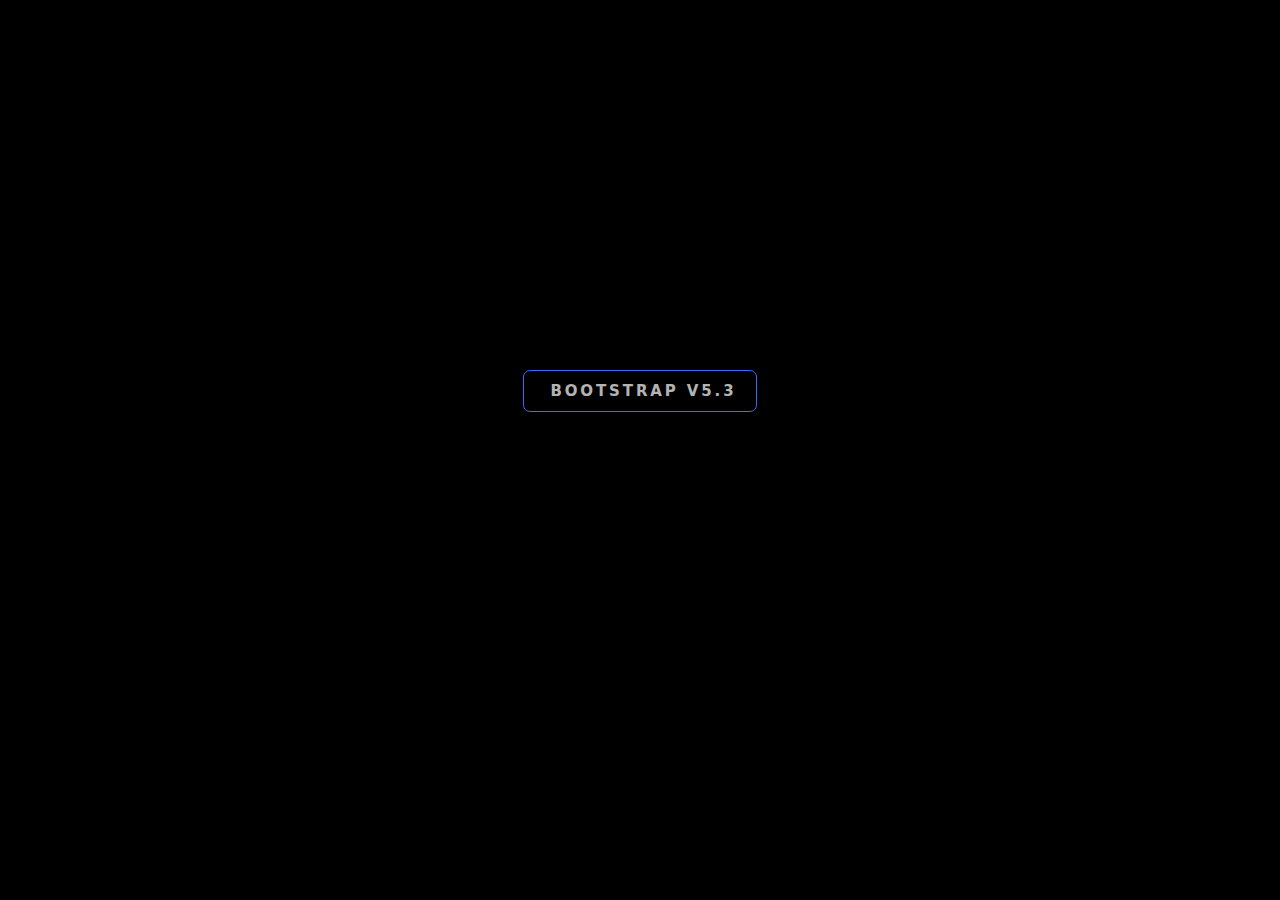
<file: index.html>
<!DOCTYPE html>
<html lang="en">
  <head>
    <meta charset="UTF-8" />
    <meta name="viewport" content="width=device-width, initial-scale=1.0" />
    <link rel="stylesheet" href="./CSS/reset.css" />

    <link rel="stylesheet" href="./CSS/style.css" />
    <title>Bootstrap v5.3</title>
  </head>
  <body>
    <div>
      <ul>
        <li>
          <button>
            <a href="./HTML/bootstrap.html">
              <i>B</i>
              <i>o</i>
              <i>o</i>
              <i>t</i>
              <i>s</i>
              <i>t</i>
              <i>r</i>
              <i>a</i>
              <i>p</i>
              <i>&nbsp;</i>
              <i>v</i>
              <i>5</i>
              <i>.</i>
              <i>3</i>
            </a>
          </button>
        </li>
      </ul>
    </div>
  </body>
</html>
</file>
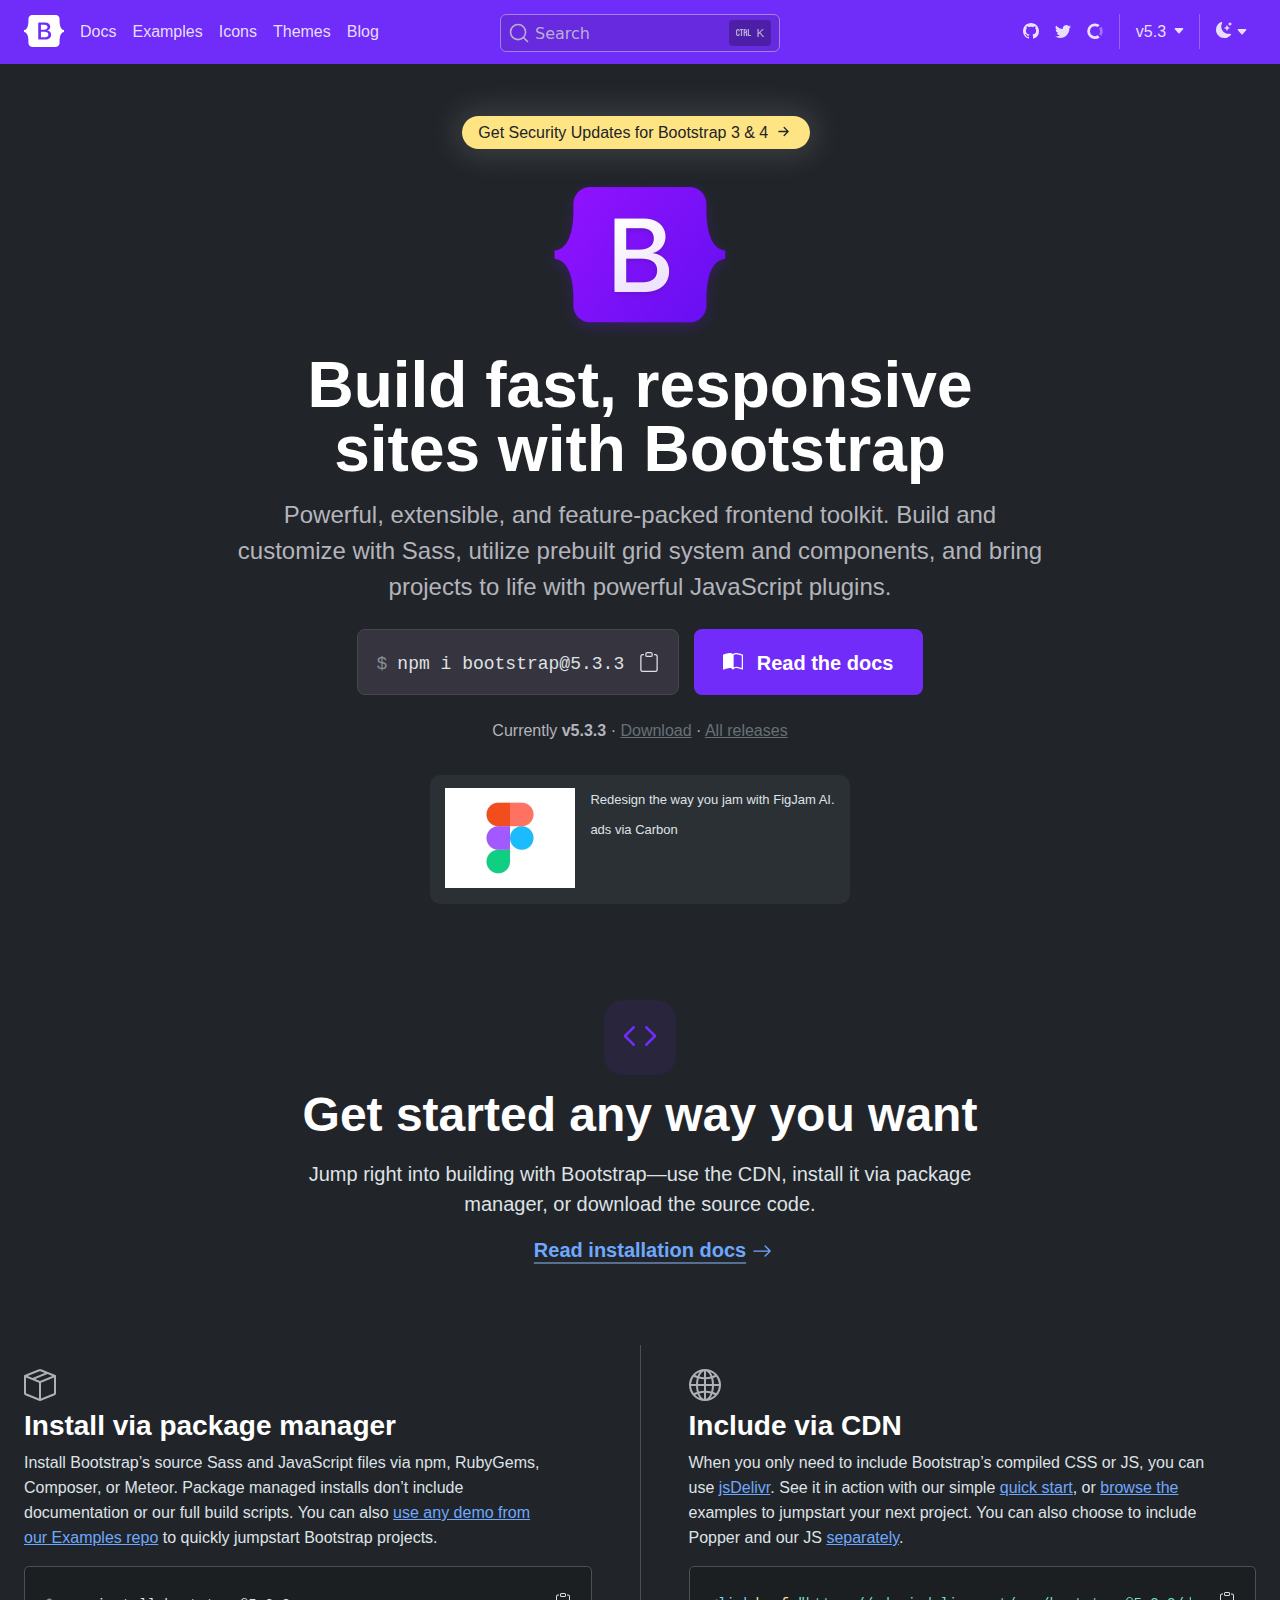
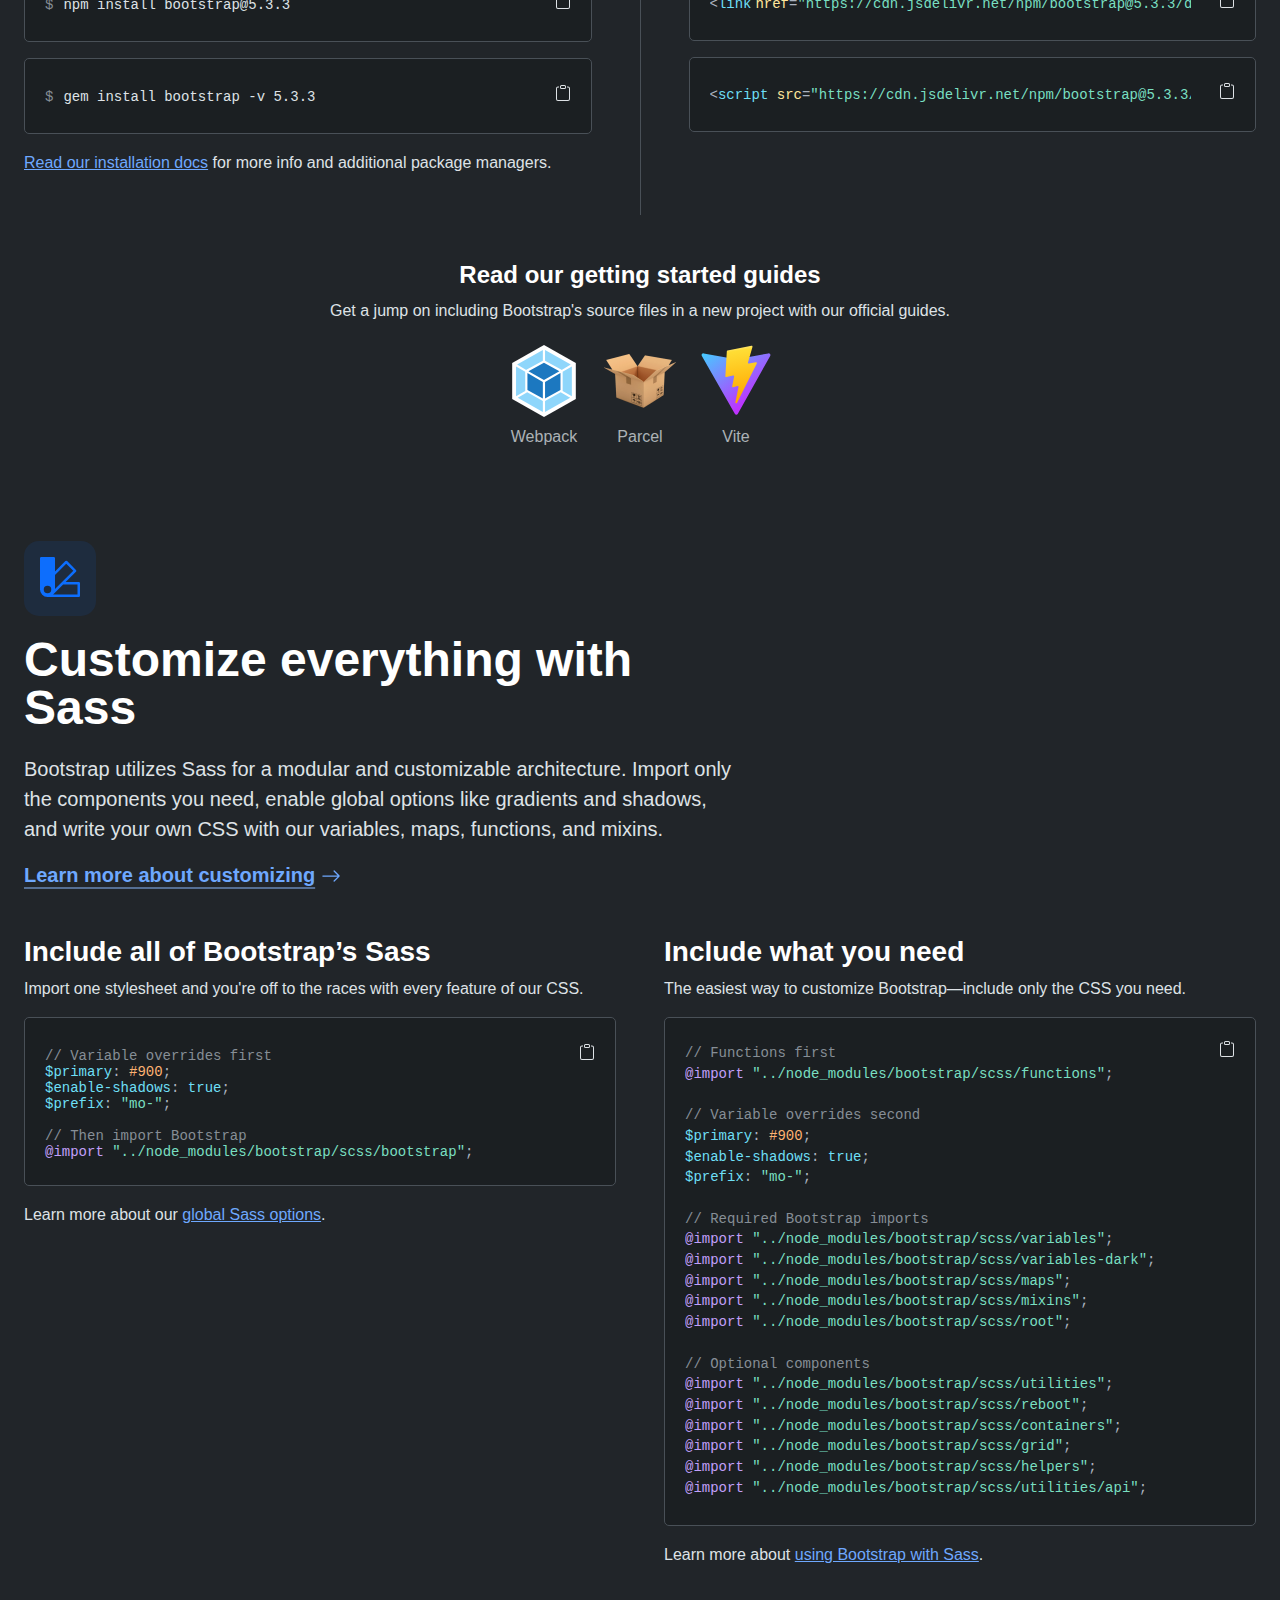
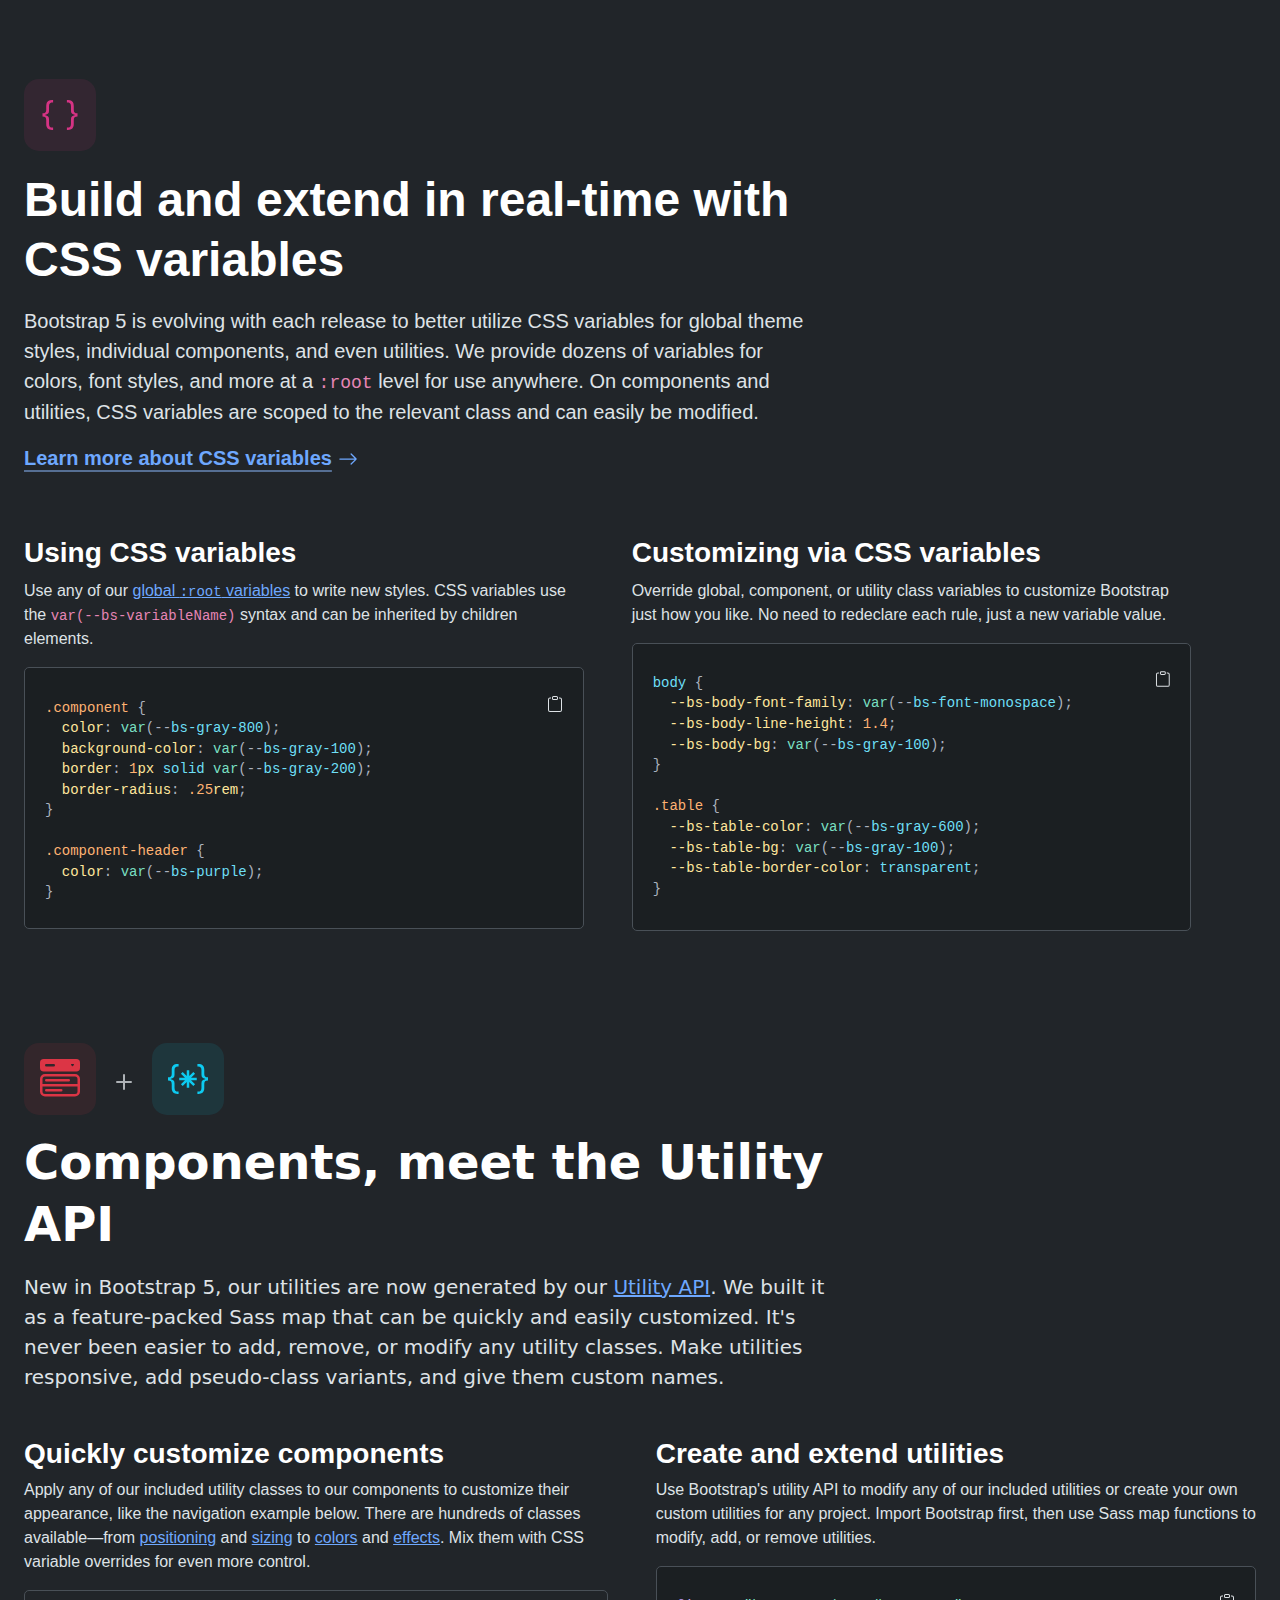
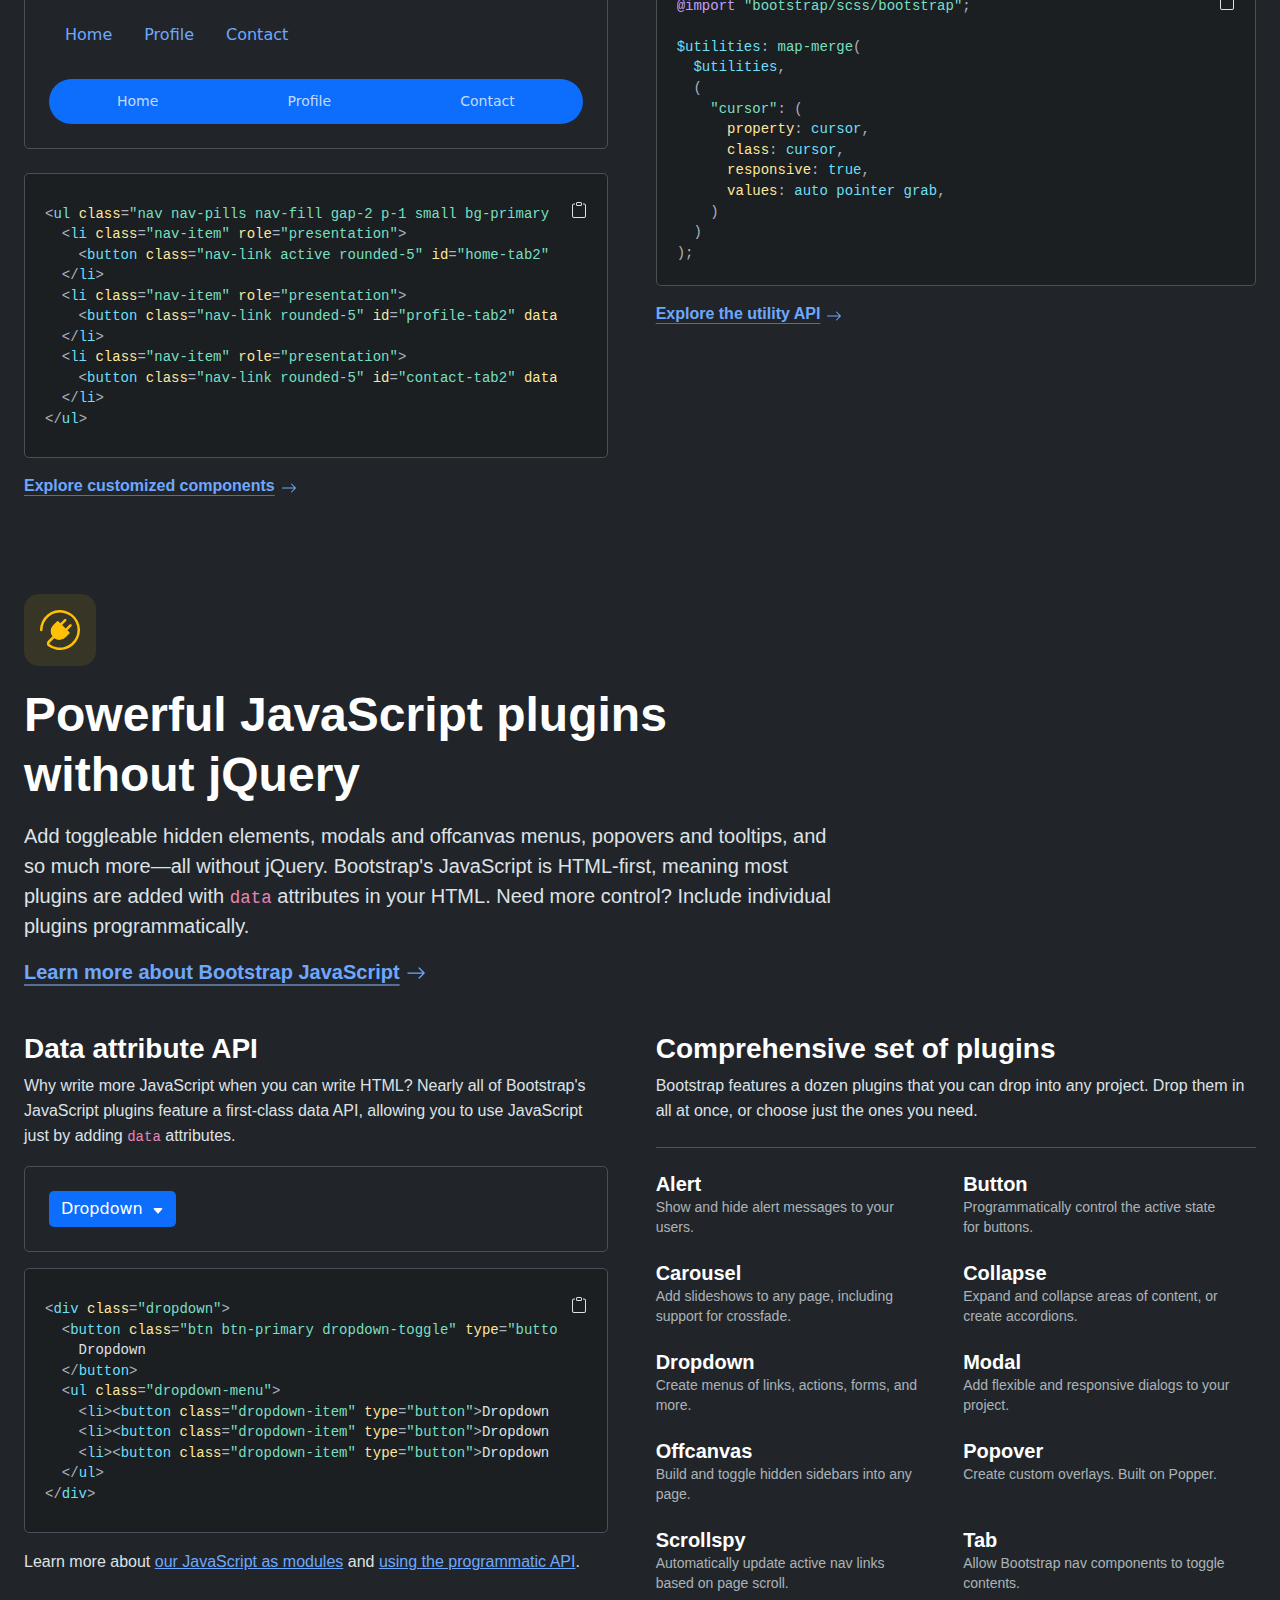
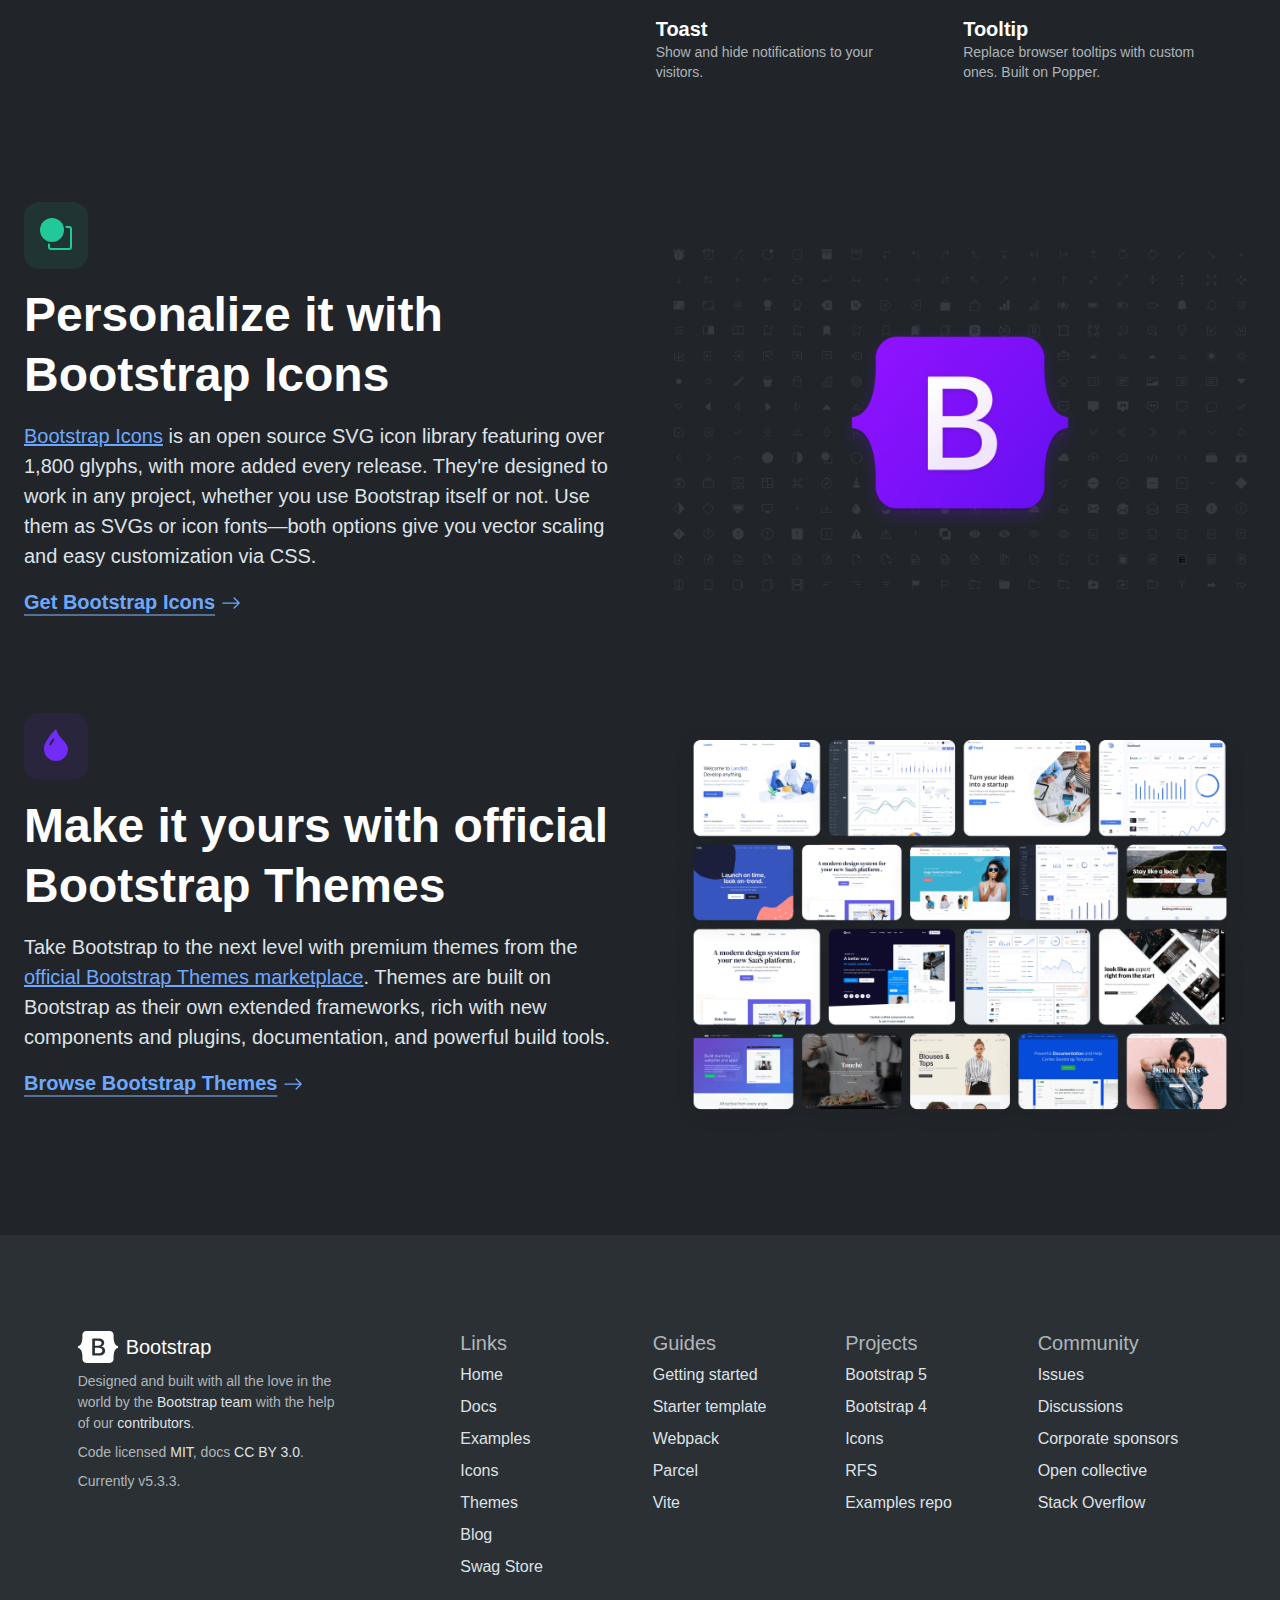
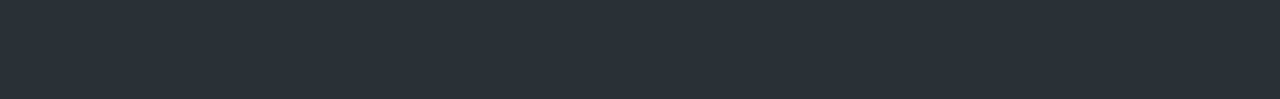
<file: HTML/bootstrap.html>
<!DOCTYPE html>
<html lang="en">
  <head>
    <meta charset="UTF-8" />
    <meta name="viewport" content="width=device-width, initial-scale=1.0" />
    <link rel="stylesheet" href="../CSS/reset.css" />
    <link rel="stylesheet" href="../CSS/bootstrap.css" />
    <title>
      Bootstrap · The most popular HTML, CSS, and JS library in the world.
    </title>
    <link rel="icon" type="image/x-icon" href="../IMG/favicon.ico" />
  </head>
  <body>
    <header class="navbar sticky-top">
      <nav class="container">
        <div class="nav-link logo">
          <a href="">
            <svg
              xmlns="http://www.w3.org/2000/svg"
              width="40"
              height="32"
              class="d-block me-2"
              viewBox="0 0 118 94"
              role="img"
            >
              <title>Bootstrap</title>
              <path
                fill-rule="evenodd"
                clip-rule="evenodd"
                d="M24.509 0c-6.733 0-11.715 5.893-11.492 12.284.214 6.14-.064 14.092-2.066 20.577C8.943 39.365 5.547 43.485 0 44.014v5.972c5.547.529 8.943 4.649 10.951 11.153 2.002 6.485 2.28 14.437 2.066 20.577C12.794 88.106 17.776 94 24.51 94H93.5c6.733 0 11.714-5.893 11.491-12.284-.214-6.14.064-14.092 2.066-20.577 2.009-6.504 5.396-10.624 10.943-11.153v-5.972c-5.547-.529-8.934-4.649-10.943-11.153-2.002-6.484-2.28-14.437-2.066-20.577C105.214 5.894 100.233 0 93.5 0H24.508zM80 57.863C80 66.663 73.436 72 62.543 72H44a2 2 0 01-2-2V24a2 2 0 012-2h18.437c9.083 0 15.044 4.92 15.044 12.474 0 5.302-4.01 10.049-9.119 10.88v.277C75.317 46.394 80 51.21 80 57.863zM60.521 28.34H49.948v14.934h8.905c6.884 0 10.68-2.772 10.68-7.727 0-4.643-3.264-7.207-9.012-7.207zM49.948 49.2v16.458H60.91c7.167 0 10.964-2.876 10.964-8.281 0-5.406-3.903-8.178-11.425-8.178H49.948z"
                fill="currentColor"
              />
            </svg>
          </a>
        </div>
        <ul class="nav-link-ul">
          <li class="nav-link"><a href="">Docs</a></li>
          <li class="nav-link"><a href="">Examples</a></li>
          <li class="nav-link"><a href="">Icons</a></li>
          <li class="nav-link"><a href="">Themes</a></li>
          <li class="nav-link"><a href="">Blog</a></li>
        </ul>

        <div class="bd-search" id="doc-search">
          <button class="search DocSearch-Button">
            <span class="DocSearch-Button-Container"
              ><svg
                width="20"
                height="20"
                class="DocSearch-Search-Icon"
                viewBox="0 0 20 20"
                aria-hidden="true"
              >
                <path
                  d="M14.386 14.386l4.0877 4.0877-4.0877-4.0877c-2.9418 2.9419-7.7115 2.9419-10.6533 0-2.9419-2.9418-2.9419-7.7115 0-10.6533 2.9418-2.9419 7.7115-2.9419 10.6533 0 2.9419 2.9418 2.9419 7.7115 0 10.6533z"
                  stroke="currentColor"
                  fill="none"
                  fill-rule="evenodd"
                  stroke-linecap="round"
                  stroke-linejoin="round"
                ></path>
              </svg>
              <span class="DocSearch-Button-Placeholder">Search</span>
            </span>
            <span class="DocSearch-Button-Keys"
              ><kbd class="DocSearch-Button-Key"
                ><svg width="15" height="15" class="DocSearch-Control-Key-Icon">
                  <path
                    d="M4.505 4.496h2M5.505 5.496v5M8.216 4.496l.055 5.993M10 7.5c.333.333.5.667.5 1v2M12.326 4.5v5.996M8.384 4.496c1.674 0 2.116 0 2.116 1.5s-.442 1.5-2.116 1.5M3.205 9.303c-.09.448-.277 1.21-1.241 1.203C1 10.5.5 9.513.5 8V7c0-1.57.5-2.5 1.464-2.494.964.006 1.134.598 1.24 1.342M12.553 10.5h1.953"
                    stroke-width="1.2"
                    stroke="currentColor"
                    fill="none"
                    stroke-linecap="square"
                  ></path></svg></kbd
              ><kbd class="DocSearch-Button-Key"
                ><span class="K">K</span></kbd
              ></span
            >
          </button>
        </div>

        <div class="nav-items">
          <ul>
            <li class="nav-items-link github">
              <a href=""
                ><svg
                  xmlns="http://www.w3.org/2000/svg"
                  width="16"
                  height="16"
                  fill="currentColor"
                  class="bi bi-github"
                  viewBox="0 0 16 16"
                >
                  <path
                    d="M8 0C3.58 0 0 3.58 0 8c0 3.54 2.29 6.53 5.47 7.59.4.07.55-.17.55-.38 0-.19-.01-.82-.01-1.49-2.01.37-2.53-.49-2.69-.94-.09-.23-.48-.94-.82-1.13-.28-.15-.68-.52-.01-.53.63-.01 1.08.58 1.23.82.72 1.21 1.87.87 2.33.66.07-.52.28-.87.51-1.07-1.78-.2-3.64-.89-3.64-3.95 0-.87.31-1.59.82-2.15-.08-.2-.36-1.02.08-2.12 0 0 .67-.21 2.2.82.64-.18 1.32-.27 2-.27s1.36.09 2 .27c1.53-1.04 2.2-.82 2.2-.82.44 1.1.16 1.92.08 2.12.51.56.82 1.27.82 2.15 0 3.07-1.87 3.75-3.65 3.95.29.25.54.73.54 1.48 0 1.07-.01 1.93-.01 2.2 0 .21.15.46.55.38A8.01 8.01 0 0 0 16 8c0-4.42-3.58-8-8-8"
                  />
                </svg>
              </a>
            </li>
            <li class="nav-items-link twitter">
              <a href=""
                ><svg
                  xmlns="http://www.w3.org/2000/svg"
                  width="16"
                  height="16"
                  fill="currentColor"
                  class="bi bi-twitter"
                  viewBox="0 0 16 16"
                >
                  <path
                    d="M5.026 15c6.038 0 9.341-5.003 9.341-9.334q.002-.211-.006-.422A6.7 6.7 0 0 0 16 3.542a6.7 6.7 0 0 1-1.889.518 3.3 3.3 0 0 0 1.447-1.817 6.5 6.5 0 0 1-2.087.793A3.286 3.286 0 0 0 7.875 6.03a9.32 9.32 0 0 1-6.767-3.429 3.29 3.29 0 0 0 1.018 4.382A3.3 3.3 0 0 1 .64 6.575v.045a3.29 3.29 0 0 0 2.632 3.218 3.2 3.2 0 0 1-.865.115 3 3 0 0 1-.614-.057 3.28 3.28 0 0 0 3.067 2.277A6.6 6.6 0 0 1 .78 13.58a6 6 0 0 1-.78-.045A9.34 9.34 0 0 0 5.026 15"
                  />
                </svg>
              </a>
            </li>
            <li class="nav-items-link open-collective">
              <a href=""
                ><svg
                  xmlns="http://www.w3.org/2000/svg"
                  width="16"
                  height="16"
                  fill="currentColor"
                  class="bi bi-opencollective"
                  viewBox="0 0 16 16"
                >
                  <path
                    fill-opacity=".4"
                    d="M12.995 8.195c0 .937-.312 1.912-.78 2.693l1.99 1.99c.976-1.327 1.6-2.966 1.6-4.683 0-1.795-.624-3.434-1.561-4.76l-2.068 2.028c.468.781.78 1.679.78 2.732z"
                  />
                  <path
                    d="M8 13.151a4.995 4.995 0 1 1 0-9.99c1.015 0 1.951.273 2.732.82l1.95-2.03a7.805 7.805 0 1 0 .04 12.449l-1.951-2.03a5.07 5.07 0 0 1-2.732.781z"
                  />
                </svg>
              </a>
            </li>
            <li class="nav-items-link vr vr1"></li>
            <li class="nav-items-link version">
              <div class="show-dropdown">
                <button id="v53">v5.3</button>
                <button class="dropdown-menu-button">
                  <svg
                    xmlns="http://www.w3.org/2000/svg"
                    width="12"
                    height="12"
                    fill="currentColor"
                    class="bi bi-caret-down-fill1"
                    viewBox="0 0 16 16"
                  >
                    <path
                      d="M7.247 11.14 2.451 5.658C1.885 5.013 2.345 4 3.204 4h9.592a1 1 0 0 1 .753 1.659l-4.796 5.48a1 1 0 0 1-1.506 0z"
                    />
                  </svg>
                </button>
                <!-- dropdown-menu -->
                <ul id="haha" class="dropdown-menu">
                  <li><h6>v5 releases</h6></li>
                  <li>
                    <a
                      style="
                        color: #fff;
                        font-weight: 600;
                        background-color: #712cf9;
                        border-radius: 5px;
                        margin: 0 auto;
                      "
                      href=""
                      >Latest (5.3.x)
                      <svg
                        xmlns="http://www.w3.org/2000/svg"
                        width="14"
                        height="14"
                        fill="currentColor"
                        class="bi bi-check2"
                        viewBox="0 0 16 16"
                      >
                        <path
                          d="M13.854 3.646a.5.5 0 0 1 0 .708l-7 7a.5.5 0 0 1-.708 0l-3.5-3.5a.5.5 0 1 1 .708-.708L6.5 10.293l6.646-6.647a.5.5 0 0 1 .708 0"
                        />
                      </svg>
                    </a>
                  </li>
                  <li><a href="">v5.2.3</a></li>
                  <li><a href="">v5.1.3</a></li>
                  <li><a href="">v5.0.2</a></li>
                  <li>
                    <hr />
                  </li>
                  <li><h6>Previous releases</h6></li>
                  <li><a href="">v4.6.x</a></li>
                  <li><a href="">v3.4.1</a></li>
                  <li><a href="">v2.3.2</a></li>
                  <li>
                    <hr />
                  </li>
                  <li><a href="">All versions</a></li>
                </ul>
              </div>
            </li>
            <li class="nav-items-link vr vr2"></li>

            <li class="nav-items-link moon-dark">
              <button>
                <svg
                  xmlns="http://www.w3.org/2000/svg"
                  width="16"
                  height="16"
                  fill="currentColor"
                  class="bi bi-moon-stars-fill"
                  viewBox="0 0 16 16"
                >
                  <path
                    d="M6 .278a.77.77 0 0 1 .08.858 7.2 7.2 0 0 0-.878 3.46c0 4.021 3.278 7.277 7.318 7.277q.792-.001 1.533-.16a.79.79 0 0 1 .81.316.73.73 0 0 1-.031.893A8.35 8.35 0 0 1 8.344 16C3.734 16 0 12.286 0 7.71 0 4.266 2.114 1.312 5.124.06A.75.75 0 0 1 6 .278"
                  />
                  <path
                    d="M10.794 3.148a.217.217 0 0 1 .412 0l.387 1.162c.173.518.579.924 1.097 1.097l1.162.387a.217.217 0 0 1 0 .412l-1.162.387a1.73 1.73 0 0 0-1.097 1.097l-.387 1.162a.217.217 0 0 1-.412 0l-.387-1.162A1.73 1.73 0 0 0 9.31 6.593l-1.162-.387a.217.217 0 0 1 0-.412l1.162-.387a1.73 1.73 0 0 0 1.097-1.097zM13.863.099a.145.145 0 0 1 .274 0l.258.774c.115.346.386.617.732.732l.774.258a.145.145 0 0 1 0 .274l-.774.258a1.16 1.16 0 0 0-.732.732l-.258.774a.145.145 0 0 1-.274 0l-.258-.774a1.16 1.16 0 0 0-.732-.732l-.774-.258a.145.145 0 0 1 0-.274l.774-.258c.346-.115.617-.386.732-.732z"
                  />
                </svg>
              </button>
              <button class="dropdown-menu-button-moon">
                <svg
                  xmlns="http://www.w3.org/2000/svg"
                  width="12"
                  height="12"
                  fill="currentColor"
                  class="bi bi-caret-down-fill2"
                  viewBox="0 0 16 16"
                >
                  <path
                    d="M7.247 11.14 2.451 5.658C1.885 5.013 2.345 4 3.204 4h9.592a1 1 0 0 1 .753 1.659l-4.796 5.48a1 1 0 0 1-1.506 0z"
                  />
                </svg>
              </button>
              <ul id="dropdown-themes" class="drop-themes">
                <li>
                  <button>
                    <svg
                      xmlns="http://www.w3.org/2000/svg"
                      width="14"
                      height="14"
                      fill="currentColor"
                      class="bi bi-brightness-high-fill"
                      viewBox="0 0 16 16"
                    >
                      <path
                        d="M12 8a4 4 0 1 1-8 0 4 4 0 0 1 8 0M8 0a.5.5 0 0 1 .5.5v2a.5.5 0 0 1-1 0v-2A.5.5 0 0 1 8 0m0 13a.5.5 0 0 1 .5.5v2a.5.5 0 0 1-1 0v-2A.5.5 0 0 1 8 13m8-5a.5.5 0 0 1-.5.5h-2a.5.5 0 0 1 0-1h2a.5.5 0 0 1 .5.5M3 8a.5.5 0 0 1-.5.5h-2a.5.5 0 0 1 0-1h2A.5.5 0 0 1 3 8m10.657-5.657a.5.5 0 0 1 0 .707l-1.414 1.415a.5.5 0 1 1-.707-.708l1.414-1.414a.5.5 0 0 1 .707 0m-9.193 9.193a.5.5 0 0 1 0 .707L3.05 13.657a.5.5 0 0 1-.707-.707l1.414-1.414a.5.5 0 0 1 .707 0m9.193 2.121a.5.5 0 0 1-.707 0l-1.414-1.414a.5.5 0 0 1 .707-.707l1.414 1.414a.5.5 0 0 1 0 .707M4.464 4.465a.5.5 0 0 1-.707 0L2.343 3.05a.5.5 0 1 1 .707-.707l1.414 1.414a.5.5 0 0 1 0 .708"
                      />
                    </svg>
                    <span>Light</span>
                  </button>
                </li>
                <li>
                  <button
                    style="
                      background-color: #712cf9;
                      justify-content: space-between;
                      border-radius: 5px;
                    "
                  >
                    <svg
                      xmlns="http://www.w3.org/2000/svg"
                      width="14"
                      height="14"
                      fill="currentColor"
                      class="bi bi-moon-stars-fill"
                      viewBox="0 0 16 16"
                      style="color: #b896fc"
                    >
                      <path
                        d="M6 .278a.77.77 0 0 1 .08.858 7.2 7.2 0 0 0-.878 3.46c0 4.021 3.278 7.277 7.318 7.277q.792-.001 1.533-.16a.79.79 0 0 1 .81.316.73.73 0 0 1-.031.893A8.35 8.35 0 0 1 8.344 16C3.734 16 0 12.286 0 7.71 0 4.266 2.114 1.312 5.124.06A.75.75 0 0 1 6 .278"
                      />
                      <path
                        d="M10.794 3.148a.217.217 0 0 1 .412 0l.387 1.162c.173.518.579.924 1.097 1.097l1.162.387a.217.217 0 0 1 0 .412l-1.162.387a1.73 1.73 0 0 0-1.097 1.097l-.387 1.162a.217.217 0 0 1-.412 0l-.387-1.162A1.73 1.73 0 0 0 9.31 6.593l-1.162-.387a.217.217 0 0 1 0-.412l1.162-.387a1.73 1.73 0 0 0 1.097-1.097zM13.863.099a.145.145 0 0 1 .274 0l.258.774c.115.346.386.617.732.732l.774.258a.145.145 0 0 1 0 .274l-.774.258a1.16 1.16 0 0 0-.732.732l-.258.774a.145.145 0 0 1-.274 0l-.258-.774a1.16 1.16 0 0 0-.732-.732l-.774-.258a.145.145 0 0 1 0-.274l.774-.258c.346-.115.617-.386.732-.732z"
                      />
                    </svg>
                    <span style="font-weight: 600; color: #fff">Dark</span>
                    <svg
                      xmlns="http://www.w3.org/2000/svg"
                      width="14"
                      height="14"
                      fill="currentColor"
                      class="bi bi-check2"
                      viewBox="0 0 16 16"
                      style="
                        color: #fff;
                        margin-left: 20.7812px;
                        margin-right: 0;
                      "
                    >
                      <path
                        d="M13.854 3.646a.5.5 0 0 1 0 .708l-7 7a.5.5 0 0 1-.708 0l-3.5-3.5a.5.5 0 1 1 .708-.708L6.5 10.293l6.646-6.647a.5.5 0 0 1 .708 0"
                      />
                    </svg>
                  </button>
                </li>
                <li>
                  <button>
                    <svg
                      xmlns="http://www.w3.org/2000/svg"
                      width="14"
                      height="14"
                      fill="currentColor"
                      class="bi bi-circle-half"
                      viewBox="0 0 16 16"
                    >
                      <path
                        d="M8 15A7 7 0 1 0 8 1zm0 1A8 8 0 1 1 8 0a8 8 0 0 1 0 16"
                      />
                    </svg>
                    <span>Auto</span>
                  </button>
                </li>
              </ul>
            </li>
          </ul>
        </div>
      </nav>
    </header>
    <!-- main body -->
    <div class="body-content">
      <div class="head-bg-content">
        <div class="main-content">
          <div class="Updates-link">
            <a class="Updates" href=""
              ><span
                >Get Security Updates for Bootstrap 3 & 4
                <svg
                  xmlns="http://www.w3.org/2000/svg"
                  width="21"
                  height="21"
                  fill="currentColor"
                  class="bi bi-arrow-right-short"
                  viewBox="0 0 16 16"
                >
                  <path
                    fill-rule="evenodd"
                    d="M4 8a.5.5 0 0 1 .5-.5h5.793L8.146 5.354a.5.5 0 1 1 .708-.708l3 3a.5.5 0 0 1 0 .708l-3 3a.5.5 0 0 1-.708-.708L10.293 8.5H4.5A.5.5 0 0 1 4 8"
                  />
                </svg>
              </span>
            </a>
          </div>
          <img src="../IMG/bootstrap-logo-shadow.png" alt="" />
          <h1>Build fast, responsive sites with Bootstrap</h1>
          <p>
            Powerful, extensible, and feature-packed frontend toolkit. Build and
            customize with Sass, utilize prebuilt grid system and components,
            and bring projects to life with powerful JavaScript plugins.
          </p>
          <div class="coppy">
            <div class="highlight">
              <pre
                class="chroma"
              ><span class="dola">$</span><span class="npm">npm i bootstrap@5.3.3</span></pre>
              <svg
                xmlns="http://www.w3.org/2000/svg"
                width="20"
                height="20"
                fill="currentColor"
                class="bi bi-clipboard"
                viewBox="0 0 16 16"
              >
                <path
                  d="M4 1.5H3a2 2 0 0 0-2 2V14a2 2 0 0 0 2 2h10a2 2 0 0 0 2-2V3.5a2 2 0 0 0-2-2h-1v1h1a1 1 0 0 1 1 1V14a1 1 0 0 1-1 1H3a1 1 0 0 1-1-1V3.5a1 1 0 0 1 1-1h1z"
                />
                <path
                  d="M9.5 1a.5.5 0 0 1 .5.5v1a.5.5 0 0 1-.5.5h-3a.5.5 0 0 1-.5-.5v-1a.5.5 0 0 1 .5-.5zm-3-1A1.5 1.5 0 0 0 5 1.5v1A1.5 1.5 0 0 0 6.5 4h3A1.5 1.5 0 0 0 11 2.5v-1A1.5 1.5 0 0 0 9.5 0z"
                />
              </svg>
            </div>

            <div class="read-docs">
              <a href="">
                <svg
                  xmlns="http://www.w3.org/2000/svg"
                  width="20"
                  height="20"
                  fill="currentColor"
                  class="bi bi-book-half"
                  viewBox="0 0 16 16"
                >
                  <path
                    d="M8.5 2.687c.654-.689 1.782-.886 3.112-.752 1.234.124 2.503.523 3.388.893v9.923c-.918-.35-2.107-.692-3.287-.81-1.094-.111-2.278-.039-3.213.492zM8 1.783C7.015.936 5.587.81 4.287.94c-1.514.153-3.042.672-3.994 1.105A.5.5 0 0 0 0 2.5v11a.5.5 0 0 0 .707.455c.882-.4 2.303-.881 3.68-1.02 1.409-.142 2.59.087 3.223.877a.5.5 0 0 0 .78 0c.633-.79 1.814-1.019 3.222-.877 1.378.139 2.8.62 3.681 1.02A.5.5 0 0 0 16 13.5v-11a.5.5 0 0 0-.293-.455c-.952-.433-2.48-.952-3.994-1.105C10.413.809 8.985.936 8 1.783"
                  />
                </svg>
                Read the docs</a
              >
            </div>
          </div>
          <div>
            <p class="text-body">
              Currently <span style="font-weight: bold">v5.3.3</span> ·
              <span class="text-decoration-body">Download</span> ·
              <span class="text-decoration-body">All releases</span>
            </p>
          </div>
          <div id="carbonads">
            <a href=""><img src="../IMG/figma.jpg" alt="" /></a>
            <div class="text-carbonads">
              <a href="">Redesign the way you jam with FigJam AI.</a>
              <br />
              <a href="">ads via Carbon</a>
            </div>
          </div>
        </div>
      </div>
    </div>
    <!-- body container -->
    <div class="container-body-bg">
      <div class="container-body-head">
        <div class="body-head-icon">
          <svg
            xmlns="http://www.w3.org/2000/svg"
            width="40"
            height="40"
            fill="currentColor"
            class="bi bi-code"
            viewBox="0 0 16 16"
          >
            <path
              d="M5.854 4.854a.5.5 0 1 0-.708-.708l-3.5 3.5a.5.5 0 0 0 0 .708l3.5 3.5a.5.5 0 0 0 .708-.708L2.707 8zm4.292 0a.5.5 0 0 1 .708-.708l3.5 3.5a.5.5 0 0 1 0 .708l-3.5 3.5a.5.5 0 0 1-.708-.708L13.293 8z"
            />
          </svg>
        </div>
        <h2>Get started any way you want</h2>
        <p>
          Jump right into building with Bootstrap—use the CDN, install it via
          package manager, or download the source code.
        </p>
        <p class="flex-justifycontent">
          <a href="">Read installation docs</a
          ><svg
            xmlns="http://www.w3.org/2000/svg"
            width="20"
            height="20"
            fill="currentColor"
            class="bi bi-arrow-right"
            viewBox="0 0 16 16"
          >
            <path
              fill-rule="evenodd"
              d="M1 8a.5.5 0 0 1 .5-.5h11.793l-3.147-3.146a.5.5 0 0 1 .708-.708l4 4a.5.5 0 0 1 0 .708l-4 4a.5.5 0 0 1-.708-.708L13.293 8.5H1.5A.5.5 0 0 1 1 8"
            />
          </svg>
        </p>
      </div>
    </div>
    <!-- section -->
    <section class="col-left-right-bottom">
      <div class="col-left-right">
        <div class="col-left">
          <svg
            xmlns="http://www.w3.org/2000/svg"
            width="32"
            height="32"
            fill="currentColor"
            class="bi bi-box-seam"
            viewBox="0 0 16 16"
          >
            <path
              d="M8.186 1.113a.5.5 0 0 0-.372 0L1.846 3.5l2.404.961L10.404 2zm3.564 1.426L5.596 5 8 5.961 14.154 3.5zm3.25 1.7-6.5 2.6v7.922l6.5-2.6V4.24zM7.5 14.762V6.838L1 4.239v7.923zM7.443.184a1.5 1.5 0 0 1 1.114 0l7.129 2.852A.5.5 0 0 1 16 3.5v8.662a1 1 0 0 1-.629.928l-7.185 2.874a.5.5 0 0 1-.372 0L.63 13.09a1 1 0 0 1-.63-.928V3.5a.5.5 0 0 1 .314-.464z"
            />
          </svg>
          <h3>Install via package manager</h3>
          <p>
            Install Bootstrap’s source Sass and JavaScript files via npm,
            RubyGems, Composer, or Meteor. Package managed installs don’t
            include documentation or our full build scripts. You can also
            <a href=""> use any demo from our Examples repo</a> to quickly
            jumpstart Bootstrap projects.
          </p>
          <div class="hightlight-col-left">
            <pre
              class="chroma"
            ><span class="dola">$</span><span class="npm">npm install bootstrap@5.3.3</span></pre>
            <svg
              xmlns="http://www.w3.org/2000/svg"
              width="16"
              height="16"
              fill="currentColor"
              class="bi bi-clipboard"
              viewBox="0 0 16 16"
            >
              <path
                d="M4 1.5H3a2 2 0 0 0-2 2V14a2 2 0 0 0 2 2h10a2 2 0 0 0 2-2V3.5a2 2 0 0 0-2-2h-1v1h1a1 1 0 0 1 1 1V14a1 1 0 0 1-1 1H3a1 1 0 0 1-1-1V3.5a1 1 0 0 1 1-1h1z"
              />
              <path
                d="M9.5 1a.5.5 0 0 1 .5.5v1a.5.5 0 0 1-.5.5h-3a.5.5 0 0 1-.5-.5v-1a.5.5 0 0 1 .5-.5zm-3-1A1.5 1.5 0 0 0 5 1.5v1A1.5 1.5 0 0 0 6.5 4h3A1.5 1.5 0 0 0 11 2.5v-1A1.5 1.5 0 0 0 9.5 0z"
              />
            </svg>
          </div>
          <div class="hightlight-col-left">
            <pre
              class="chroma"
            ><span class="dola">$</span><span class="npm">gem install bootstrap -v 5.3.3</span></pre>
            <svg
              xmlns="http://www.w3.org/2000/svg"
              width="16"
              height="16"
              fill="currentColor"
              class="bi bi-clipboard"
              viewBox="0 0 16 16"
            >
              <path
                d="M4 1.5H3a2 2 0 0 0-2 2V14a2 2 0 0 0 2 2h10a2 2 0 0 0 2-2V3.5a2 2 0 0 0-2-2h-1v1h1a1 1 0 0 1 1 1V14a1 1 0 0 1-1 1H3a1 1 0 0 1-1-1V3.5a1 1 0 0 1 1-1h1z"
              />
              <path
                d="M9.5 1a.5.5 0 0 1 .5.5v1a.5.5 0 0 1-.5.5h-3a.5.5 0 0 1-.5-.5v-1a.5.5 0 0 1 .5-.5zm-3-1A1.5 1.5 0 0 0 5 1.5v1A1.5 1.5 0 0 0 6.5 4h3A1.5 1.5 0 0 0 11 2.5v-1A1.5 1.5 0 0 0 9.5 0z"
              />
            </svg>
          </div>
          <p style="padding: 0">
            <a href="">Read our installation docs</a> for more info and
            additional package managers.
          </p>
        </div>

        <div class="col-right">
          <svg
            xmlns="http://www.w3.org/2000/svg"
            width="32"
            height="32"
            fill="currentColor"
            class="bi bi-globe2"
            viewBox="0 0 16 16"
          >
            <path
              d="M0 8a8 8 0 1 1 16 0A8 8 0 0 1 0 8m7.5-6.923c-.67.204-1.335.82-1.887 1.855q-.215.403-.395.872c.705.157 1.472.257 2.282.287zM4.249 3.539q.214-.577.481-1.078a7 7 0 0 1 .597-.933A7 7 0 0 0 3.051 3.05q.544.277 1.198.49zM3.509 7.5c.036-1.07.188-2.087.436-3.008a9 9 0 0 1-1.565-.667A6.96 6.96 0 0 0 1.018 7.5zm1.4-2.741a12.3 12.3 0 0 0-.4 2.741H7.5V5.091c-.91-.03-1.783-.145-2.591-.332M8.5 5.09V7.5h2.99a12.3 12.3 0 0 0-.399-2.741c-.808.187-1.681.301-2.591.332zM4.51 8.5c.035.987.176 1.914.399 2.741A13.6 13.6 0 0 1 7.5 10.91V8.5zm3.99 0v2.409c.91.03 1.783.145 2.591.332.223-.827.364-1.754.4-2.741zm-3.282 3.696q.18.469.395.872c.552 1.035 1.218 1.65 1.887 1.855V11.91c-.81.03-1.577.13-2.282.287zm.11 2.276a7 7 0 0 1-.598-.933 9 9 0 0 1-.481-1.079 8.4 8.4 0 0 0-1.198.49 7 7 0 0 0 2.276 1.522zm-1.383-2.964A13.4 13.4 0 0 1 3.508 8.5h-2.49a6.96 6.96 0 0 0 1.362 3.675c.47-.258.995-.482 1.565-.667m6.728 2.964a7 7 0 0 0 2.275-1.521 8.4 8.4 0 0 0-1.197-.49 9 9 0 0 1-.481 1.078 7 7 0 0 1-.597.933M8.5 11.909v3.014c.67-.204 1.335-.82 1.887-1.855q.216-.403.395-.872A12.6 12.6 0 0 0 8.5 11.91zm3.555-.401c.57.185 1.095.409 1.565.667A6.96 6.96 0 0 0 14.982 8.5h-2.49a13.4 13.4 0 0 1-.437 3.008M14.982 7.5a6.96 6.96 0 0 0-1.362-3.675c-.47.258-.995.482-1.565.667.248.92.4 1.938.437 3.008zM11.27 2.461q.266.502.482 1.078a8.4 8.4 0 0 0 1.196-.49 7 7 0 0 0-2.275-1.52c.218.283.418.597.597.932m-.488 1.343a8 8 0 0 0-.395-.872C9.835 1.897 9.17 1.282 8.5 1.077V4.09c.81-.03 1.577-.13 2.282-.287z"
            />
          </svg>
          <h3>Include via CDN</h3>
          <p>
            When you only need to include Bootstrap’s compiled CSS or JS, you
            can use <a href="">jsDelivr</a>. See it in action with our simple
            <a href="">quick start</a>, or <a href="">browse the</a> examples to
            jumpstart your next project. You can also choose to include Popper
            and our JS <a href="">separately</a>.
          </p>
          <div class="hightlight-col-right">
            <pre
              class="chroma"
            ><code><span class="p">&lt;</span><span class="nt">link</span> <span class="na">href</span><span class="o">=</span><span class="s">&#34;https://cdn.jsdelivr.net/npm/bootstrap@5.3.3/dist/css/bootstrap.min.css&#34;</span> <span class="na">rel</span><span class="o">=</span><span class="s">&#34;stylesheet&#34;</span> <span class="na">integrity</span><span class="o">=</span><span class="s">&#34;sha384-QWTKZyjpPEjISv5WaRU9OFeRpok6YctnYmDr5pNlyT2bRjXh0JMhjY6hW+ALEwIH&#34;</span> <span class="na">crossorigin</span><span class="o">=</span><span class="s">&#34;anonymous&#34;</span><span class="p">&gt;</span></code></pre>
            <svg
              xmlns="http://www.w3.org/2000/svg"
              width="16"
              height="16"
              fill="currentColor"
              class="bi bi-clipboard"
              viewBox="0 0 16 16"
            >
              <path
                d="M4 1.5H3a2 2 0 0 0-2 2V14a2 2 0 0 0 2 2h10a2 2 0 0 0 2-2V3.5a2 2 0 0 0-2-2h-1v1h1a1 1 0 0 1 1 1V14a1 1 0 0 1-1 1H3a1 1 0 0 1-1-1V3.5a1 1 0 0 1 1-1h1z"
              />
              <path
                d="M9.5 1a.5.5 0 0 1 .5.5v1a.5.5 0 0 1-.5.5h-3a.5.5 0 0 1-.5-.5v-1a.5.5 0 0 1 .5-.5zm-3-1A1.5 1.5 0 0 0 5 1.5v1A1.5 1.5 0 0 0 6.5 4h3A1.5 1.5 0 0 0 11 2.5v-1A1.5 1.5 0 0 0 9.5 0z"
              />
            </svg>
          </div>
          <div class="hightlight-col-right">
            <pre
              class="chroma"
            ><code class="language-html" data-lang="html"><span class="line"><span class="cl"><span class="p">&lt;</span><span class="nt">script</span> <span class="na">src</span><span class="o">=</span><span class="s">&#34;https://cdn.jsdelivr.net/npm/bootstrap@5.3.3/dist/js/bootstrap.bundle.min.js&#34;</span> <span class="na">integrity</span><span class="o">=</span><span class="s">&#34;sha384-YvpcrYf0tY3lHB60NNkmXc5s9fDVZLESaAA55NDzOxhy9GkcIdslK1eN7N6jIeHz&#34;</span> <span class="na">crossorigin</span><span class="o">=</span><span class="s">&#34;anonymous&#34;</span><span class="p">&gt;&lt;/</span><span class="nt">script</span><span class="p">&gt;</span></span></span></code></pre>
            <svg
              xmlns="http://www.w3.org/2000/svg"
              width="16"
              height="16"
              fill="currentColor"
              class="bi bi-clipboard"
              viewBox="0 0 16 16"
            >
              <path
                d="M4 1.5H3a2 2 0 0 0-2 2V14a2 2 0 0 0 2 2h10a2 2 0 0 0 2-2V3.5a2 2 0 0 0-2-2h-1v1h1a1 1 0 0 1 1 1V14a1 1 0 0 1-1 1H3a1 1 0 0 1-1-1V3.5a1 1 0 0 1 1-1h1z"
              />
              <path
                d="M9.5 1a.5.5 0 0 1 .5.5v1a.5.5 0 0 1-.5.5h-3a.5.5 0 0 1-.5-.5v-1a.5.5 0 0 1 .5-.5zm-3-1A1.5 1.5 0 0 0 5 1.5v1A1.5 1.5 0 0 0 6.5 4h3A1.5 1.5 0 0 0 11 2.5v-1A1.5 1.5 0 0 0 9.5 0z"
              />
            </svg>
          </div>
        </div>
      </div>
      <div class="col-bottom">
        <h4>Read our getting started guides</h4>
        <p>
          Get a jump on including Bootstrap's source files in a new project with
          our official guides.
        </p>
        <div class="three-img">
          <a href=""
            ><img src="../IMG/webpack.svg" alt="" /><span>Webpack</span></a
          >
          <a href=""
            ><img src="../IMG/parcel.png" alt="" /><span>Parcel</span></a
          >
          <a href=""><img src="../IMG/vite.svg" alt="" /><span>Vite</span></a>
        </div>
      </div>
    </section>

    <section class="Customize">
      <div class="palette">
        <svg
          xmlns="http://www.w3.org/2000/svg"
          width="40"
          height="40"
          fill="currentColor"
          class="bi bi-palette2"
          viewBox="0 0 16 16"
        >
          <path
            d="M0 .5A.5.5 0 0 1 .5 0h5a.5.5 0 0 1 .5.5v5.277l4.147-4.131a.5.5 0 0 1 .707 0l3.535 3.536a.5.5 0 0 1 0 .708L10.261 10H15.5a.5.5 0 0 1 .5.5v5a.5.5 0 0 1-.5.5H3a3 3 0 0 1-2.121-.879A3 3 0 0 1 0 13.044m6-.21 7.328-7.3-2.829-2.828L6 7.188zM4.5 13a1.5 1.5 0 1 0-3 0 1.5 1.5 0 0 0 3 0M15 15v-4H9.258l-4.015 4zM0 .5v12.495zm0 12.495V13z"
          />
        </svg>
      </div>
      <h2>Customize everything with Sass</h2>
      <p>
        Bootstrap utilizes Sass for a modular and customizable architecture.
        Import only the components you need, enable global options like
        gradients and shadows, and write your own CSS with our variables, maps,
        functions, and mixins.
      </p>
      <p class="flex-justifycontent">
        <a href="">Learn more about customizing</a
        ><svg
          xmlns="http://www.w3.org/2000/svg"
          width="20"
          height="20"
          fill="currentColor"
          class="bi bi-arrow-right"
          viewBox="0 0 16 16"
        >
          <path
            fill-rule="evenodd"
            d="M1 8a.5.5 0 0 1 .5-.5h11.793l-3.147-3.146a.5.5 0 0 1 .708-.708l4 4a.5.5 0 0 1 0 .708l-4 4a.5.5 0 0 1-.708-.708L13.293 8.5H1.5A.5.5 0 0 1 1 8"
          />
        </svg>
      </p>
    </section>

    <section class="after-customize">
      <div class="col-left-right">
        <div
          class="col-left"
          style="border: none; padding: 0px 24px; margin: 0"
        >
          <h3>Include all of Bootstrap’s Sass</h3>
          <p>
            Import one stylesheet and you're off to the races with every feature
            of our CSS.
          </p>
          <div class="hightlight-col-left">
            <pre class="chroma">
<code class="language-scss" data-lang="scss"><span class="line"><span class="cl"><span class="c1">// Variable overrides first
</span></span></span><span class="line"><span class="cl"><span class="c1"></span><span class="nv">$primary</span><span class="o">:</span> <span class="mh">#900</span><span class="p">;</span>
</span></span><span class="line"><span class="cl"><span class="nv">$enable-shadows</span><span class="o">:</span> <span class="n">true</span><span class="p">;</span>
</span></span><span class="line"><span class="cl"><span class="nv">$prefix</span><span class="o">:</span> <span class="s2">&#34;mo-&#34;</span><span class="p">;</span>
</span></span><span class="line"><span class="cl">
</span></span><span class="line"><span class="cl"><span class="c1">// Then import Bootstrap
</span></span></span><span class="line"><span class="cl"><span class="c1"></span><span class="k">@import</span> <span class="s2">&#34;../node_modules/bootstrap/scss/bootstrap&#34;</span><span class="p">;</span>
</span></span></code></pre>
            <svg
              xmlns="http://www.w3.org/2000/svg"
              width="16"
              height="16"
              fill="currentColor"
              class="bi bi-clipboard"
              viewBox="0 0 16 16"
            >
              <path
                d="M4 1.5H3a2 2 0 0 0-2 2V14a2 2 0 0 0 2 2h10a2 2 0 0 0 2-2V3.5a2 2 0 0 0-2-2h-1v1h1a1 1 0 0 1 1 1V14a1 1 0 0 1-1 1H3a1 1 0 0 1-1-1V3.5a1 1 0 0 1 1-1h1z"
              />
              <path
                d="M9.5 1a.5.5 0 0 1 .5.5v1a.5.5 0 0 1-.5.5h-3a.5.5 0 0 1-.5-.5v-1a.5.5 0 0 1 .5-.5zm-3-1A1.5 1.5 0 0 0 5 1.5v1A1.5 1.5 0 0 0 6.5 4h3A1.5 1.5 0 0 0 11 2.5v-1A1.5 1.5 0 0 0 9.5 0z"
              />
            </svg>
          </div>
          <p style="padding: 0">
            Learn more about our
            <a href="">global Sass options</a>.
          </p>
        </div>

        <div class="col-right" style="padding: 0px 24px; margin: 0">
          <h3>Include what you need</h3>
          <p>
            The easiest way to customize Bootstrap—include only the CSS you
            need.
          </p>
          <div class="hightlight-col-right">
            <pre class="chroma">
<code class="language-scss" data-lang="scss"><span class="line"><span class="cl"><span class="c1">// Functions first
</span></span></span><span class="line"><span class="cl"><span class="c1"></span><span class="k">@import</span> <span class="s2">&#34;../node_modules/bootstrap/scss/functions&#34;</span><span class="p">;</span>
</span></span><span class="line"><span class="cl">
</span></span><span class="line"><span class="cl"><span class="c1">// Variable overrides second
</span></span></span><span class="line"><span class="cl"><span class="c1"></span><span class="nv">$primary</span><span class="o">:</span> <span class="mh">#900</span><span class="p">;</span>
</span></span><span class="line"><span class="cl"><span class="nv">$enable-shadows</span><span class="o">:</span> <span class="n">true</span><span class="p">;</span>
</span></span><span class="line"><span class="cl"><span class="nv">$prefix</span><span class="o">:</span> <span class="s2">&#34;mo-&#34;</span><span class="p">;</span>
</span></span><span class="line"><span class="cl">
</span></span><span class="line"><span class="cl"><span class="c1">// Required Bootstrap imports
</span></span></span><span class="line"><span class="cl"><span class="c1"></span><span class="k">@import</span> <span class="s2">&#34;../node_modules/bootstrap/scss/variables&#34;</span><span class="p">;</span>
</span></span><span class="line"><span class="cl"><span class="k">@import</span> <span class="s2">&#34;../node_modules/bootstrap/scss/variables-dark&#34;</span><span class="p">;</span>
</span></span><span class="line"><span class="cl"><span class="k">@import</span> <span class="s2">&#34;../node_modules/bootstrap/scss/maps&#34;</span><span class="p">;</span>
</span></span><span class="line"><span class="cl"><span class="k">@import</span> <span class="s2">&#34;../node_modules/bootstrap/scss/mixins&#34;</span><span class="p">;</span>
</span></span><span class="line"><span class="cl"><span class="k">@import</span> <span class="s2">&#34;../node_modules/bootstrap/scss/root&#34;</span><span class="p">;</span>
</span></span><span class="line"><span class="cl">
</span></span><span class="line"><span class="cl"><span class="c1">// Optional components
</span></span></span><span class="line"><span class="cl"><span class="c1"></span><span class="k">@import</span> <span class="s2">&#34;../node_modules/bootstrap/scss/utilities&#34;</span><span class="p">;</span>
</span></span><span class="line"><span class="cl"><span class="k">@import</span> <span class="s2">&#34;../node_modules/bootstrap/scss/reboot&#34;</span><span class="p">;</span>
</span></span><span class="line"><span class="cl"><span class="k">@import</span> <span class="s2">&#34;../node_modules/bootstrap/scss/containers&#34;</span><span class="p">;</span>
</span></span><span class="line"><span class="cl"><span class="k">@import</span> <span class="s2">&#34;../node_modules/bootstrap/scss/grid&#34;</span><span class="p">;</span>
</span></span><span class="line"><span class="cl"><span class="k">@import</span> <span class="s2">&#34;../node_modules/bootstrap/scss/helpers&#34;</span><span class="p">;</span>
</span></span><span class="line"><span class="cl"><span class="k">@import</span> <span class="s2">&#34;../node_modules/bootstrap/scss/utilities/api&#34;</span><span class="p">;</span>
</span></span></code>
            </pre>
            <svg
              xmlns="http://www.w3.org/2000/svg"
              width="16"
              height="16"
              fill="currentColor"
              class="bi bi-clipboard"
              viewBox="0 0 16 16"
            >
              <path
                d="M4 1.5H3a2 2 0 0 0-2 2V14a2 2 0 0 0 2 2h10a2 2 0 0 0 2-2V3.5a2 2 0 0 0-2-2h-1v1h1a1 1 0 0 1 1 1V14a1 1 0 0 1-1 1H3a1 1 0 0 1-1-1V3.5a1 1 0 0 1 1-1h1z"
              />
              <path
                d="M9.5 1a.5.5 0 0 1 .5.5v1a.5.5 0 0 1-.5.5h-3a.5.5 0 0 1-.5-.5v-1a.5.5 0 0 1 .5-.5zm-3-1A1.5 1.5 0 0 0 5 1.5v1A1.5 1.5 0 0 0 6.5 4h3A1.5 1.5 0 0 0 11 2.5v-1A1.5 1.5 0 0 0 9.5 0z"
              />
            </svg>
          </div>
          <p>Learn more about <a href="">using Bootstrap with Sass</a>.</p>
        </div>
      </div>
    </section>

    <section class="build">
      <svg
        xmlns="http://www.w3.org/2000/svg"
        width="40"
        height="40"
        fill="currentColor"
        class="bi bi-braces"
        viewBox="0 0 16 16"
      >
        <path
          d="M2.114 8.063V7.9c1.005-.102 1.497-.615 1.497-1.6V4.503c0-1.094.39-1.538 1.354-1.538h.273V2h-.376C3.25 2 2.49 2.759 2.49 4.352v1.524c0 1.094-.376 1.456-1.49 1.456v1.299c1.114 0 1.49.362 1.49 1.456v1.524c0 1.593.759 2.352 2.372 2.352h.376v-.964h-.273c-.964 0-1.354-.444-1.354-1.538V9.663c0-.984-.492-1.497-1.497-1.6M13.886 7.9v.163c-1.005.103-1.497.616-1.497 1.6v1.798c0 1.094-.39 1.538-1.354 1.538h-.273v.964h.376c1.613 0 2.372-.759 2.372-2.352v-1.524c0-1.094.376-1.456 1.49-1.456V7.332c-1.114 0-1.49-.362-1.49-1.456V4.352C13.51 2.759 12.75 2 11.138 2h-.376v.964h.273c.964 0 1.354.444 1.354 1.538V6.3c0 .984.492 1.497 1.497 1.6"
        />
      </svg>
      <h2>Build and extend in real-time with CSS variables</h2>
      <p>
        Bootstrap 5 is evolving with each release to better utilize CSS
        variables for global theme styles, individual components, and even
        utilities. We provide dozens of variables for colors, font styles, and
        more at a <code class="root">:root</code> level for use anywhere. On
        components and utilities, CSS variables are scoped to the relevant class
        and can easily be modified.
      </p>
      <p class="flex-justifycontent">
        <a href="">Learn more about CSS variables</a
        ><svg
          xmlns="http://www.w3.org/2000/svg"
          width="20"
          height="20"
          fill="currentColor"
          class="bi bi-arrow-right"
          viewBox="0 0 16 16"
        >
          <path
            fill-rule="evenodd"
            d="M1 8a.5.5 0 0 1 .5-.5h11.793l-3.147-3.146a.5.5 0 0 1 .708-.708l4 4a.5.5 0 0 1 0 .708l-4 4a.5.5 0 0 1-.708-.708L13.293 8.5H1.5A.5.5 0 0 1 1 8"
          />
        </svg>
      </p>
    </section>

    <section class="after-build">
      <div class="col-left-right">
        <div
          class="col-left"
          style="border: none; padding: 0px 24px; margin: 0"
        >
          <h3>Using CSS variables</h3>
          <p>
            Use any of our
            <a class="build-global" href=""
              >global <code>:root</code> variables</a
            >
            to write new styles. CSS variables use the
            <code class="bulid-var">var(--bs-variableName)</code> syntax and can
            be inherited by children elements.
          </p>
          <div class="hightlight-col-left">
            <pre class="chroma">
<code class="language-scss" data-lang="scss"><span class="line"><span class="cl"><span class="nc">.component</span> <span class="p">{</span>
</span></span><span class="line"><span class="cl">  <span class="na">color</span><span class="o">:</span> <span class="nf">var</span><span class="p">(</span><span class="o">--</span><span class="n">bs-gray-800</span><span class="p">);</span>
</span></span><span class="line"><span class="cl">  <span class="na">background-color</span><span class="o">:</span> <span class="nf">var</span><span class="p">(</span><span class="o">--</span><span class="n">bs-gray-100</span><span class="p">);</span>
</span></span><span class="line"><span class="cl">  <span class="na">border</span><span class="o">:</span> <span class="mi">1</span><span class="kt">px</span> <span class="ni">solid</span> <span class="nf">var</span><span class="p">(</span><span class="o">--</span><span class="n">bs-gray-200</span><span class="p">);</span>
</span></span><span class="line"><span class="cl">  <span class="na">border-radius</span><span class="o">:</span> <span class="mf">.25</span><span class="kt">rem</span><span class="p">;</span>
</span></span><span class="line"><span class="cl"><span class="p">}</span>
</span></span><span class="line"><span class="cl">
</span></span><span class="line"><span class="cl"><span class="nc">.component-header</span> <span class="p">{</span>
</span></span><span class="line"><span class="cl">  <span class="na">color</span><span class="o">:</span> <span class="nf">var</span><span class="p">(</span><span class="o">--</span><span class="n">bs-purple</span><span class="p">);</span>
</span></span><span class="line"><span class="cl"><span class="p">}</span></span></span></code></pre>
            <svg
              xmlns="http://www.w3.org/2000/svg"
              width="16"
              height="16"
              fill="currentColor"
              class="bi bi-clipboard"
              viewBox="0 0 16 16"
            >
              <path
                d="M4 1.5H3a2 2 0 0 0-2 2V14a2 2 0 0 0 2 2h10a2 2 0 0 0 2-2V3.5a2 2 0 0 0-2-2h-1v1h1a1 1 0 0 1 1 1V14a1 1 0 0 1-1 1H3a1 1 0 0 1-1-1V3.5a1 1 0 0 1 1-1h1z"
              />
              <path
                d="M9.5 1a.5.5 0 0 1 .5.5v1a.5.5 0 0 1-.5.5h-3a.5.5 0 0 1-.5-.5v-1a.5.5 0 0 1 .5-.5zm-3-1A1.5 1.5 0 0 0 5 1.5v1A1.5 1.5 0 0 0 6.5 4h3A1.5 1.5 0 0 0 11 2.5v-1A1.5 1.5 0 0 0 9.5 0z"
              />
            </svg>
          </div>
        </div>

        <div class="col-right" style="padding: 0px 24px; margin: 0">
          <h3>Customizing via CSS variables</h3>
          <p>
            Override global, component, or utility class variables to customize
            Bootstrap just how you like. No need to redeclare each rule, just a
            new variable value.
          </p>
          <div class="hightlight-col-right">
            <pre class="chroma">
<code class="language-scss" data-lang="scss"><span class="line"><span class="cl"><span class="nt">body</span> <span class="p">{</span>
</span></span><span class="line"><span class="cl">  <span class="na">--bs-body-font-family</span><span class="o">:</span> <span class="nf">var</span><span class="p">(</span><span class="o">--</span><span class="n">bs-font-monospace</span><span class="p">);</span>
</span></span><span class="line"><span class="cl">  <span class="na">--bs-body-line-height</span><span class="o">:</span> <span class="mi">1</span><span class="mf">.4</span><span class="p">;</span>
</span></span><span class="line"><span class="cl">  <span class="na">--bs-body-bg</span><span class="o">:</span> <span class="nf">var</span><span class="p">(</span><span class="o">--</span><span class="n">bs-gray-100</span><span class="p">);</span>
</span></span><span class="line"><span class="cl"><span class="p">}</span>
</span></span><span class="line"><span class="cl">
</span></span><span class="line"><span class="cl"><span class="nc">.table</span> <span class="p">{</span>
</span></span><span class="line"><span class="cl">  <span class="na">--bs-table-color</span><span class="o">:</span> <span class="nf">var</span><span class="p">(</span><span class="o">--</span><span class="n">bs-gray-600</span><span class="p">);</span>
</span></span><span class="line"><span class="cl">  <span class="na">--bs-table-bg</span><span class="o">:</span> <span class="nf">var</span><span class="p">(</span><span class="o">--</span><span class="n">bs-gray-100</span><span class="p">);</span>
</span></span><span class="line"><span class="cl">  <span class="na">--bs-table-border-color</span><span class="o">:</span> <span class="ni">transparent</span><span class="p">;</span>
</span></span><span class="line"><span class="cl"><span class="p">}</span></span></span></code>
            </pre>
            <svg
              xmlns="http://www.w3.org/2000/svg"
              width="16"
              height="16"
              fill="currentColor"
              class="bi bi-clipboard"
              viewBox="0 0 16 16"
            >
              <path
                d="M4 1.5H3a2 2 0 0 0-2 2V14a2 2 0 0 0 2 2h10a2 2 0 0 0 2-2V3.5a2 2 0 0 0-2-2h-1v1h1a1 1 0 0 1 1 1V14a1 1 0 0 1-1 1H3a1 1 0 0 1-1-1V3.5a1 1 0 0 1 1-1h1z"
              />
              <path
                d="M9.5 1a.5.5 0 0 1 .5.5v1a.5.5 0 0 1-.5.5h-3a.5.5 0 0 1-.5-.5v-1a.5.5 0 0 1 .5-.5zm-3-1A1.5 1.5 0 0 0 5 1.5v1A1.5 1.5 0 0 0 6.5 4h3A1.5 1.5 0 0 0 11 2.5v-1A1.5 1.5 0 0 0 9.5 0z"
              />
            </svg>
          </div>
        </div>
      </div>
    </section>

    <section class="API">
      <div class="svg-api">
        <svg
          xmlns="http://www.w3.org/2000/svg"
          width="40"
          height="40"
          fill="currentColor"
          class="bi bi-menu-button-wide-fill"
          viewBox="0 0 16 16"
        >
          <path
            d="M1.5 0A1.5 1.5 0 0 0 0 1.5v2A1.5 1.5 0 0 0 1.5 5h13A1.5 1.5 0 0 0 16 3.5v-2A1.5 1.5 0 0 0 14.5 0zm1 2h3a.5.5 0 0 1 0 1h-3a.5.5 0 0 1 0-1m9.927.427A.25.25 0 0 1 12.604 2h.792a.25.25 0 0 1 .177.427l-.396.396a.25.25 0 0 1-.354 0zM0 8a2 2 0 0 1 2-2h12a2 2 0 0 1 2 2v5a2 2 0 0 1-2 2H2a2 2 0 0 1-2-2zm1 3v2a1 1 0 0 0 1 1h12a1 1 0 0 0 1-1v-2zm14-1V8a1 1 0 0 0-1-1H2a1 1 0 0 0-1 1v2zM2 8.5a.5.5 0 0 1 .5-.5h9a.5.5 0 0 1 0 1h-9a.5.5 0 0 1-.5-.5m0 4a.5.5 0 0 1 .5-.5h6a.5.5 0 0 1 0 1h-6a.5.5 0 0 1-.5-.5"
          />
        </svg>
        <svg
          xmlns="http://www.w3.org/2000/svg"
          width="32"
          height="32"
          fill="currentColor"
          class="bi bi-plus"
          viewBox="0 0 16 16"
        >
          <path
            d="M8 4a.5.5 0 0 1 .5.5v3h3a.5.5 0 0 1 0 1h-3v3a.5.5 0 0 1-1 0v-3h-3a.5.5 0 0 1 0-1h3v-3A.5.5 0 0 1 8 4"
          />
        </svg>
        <svg
          xmlns="http://www.w3.org/2000/svg"
          width="40"
          height="40"
          fill="currentColor"
          class="bi bi-braces-asterisk"
          viewBox="0 0 16 16"
        >
          <path
            fill-rule="evenodd"
            d="M1.114 8.063V7.9c1.005-.102 1.497-.615 1.497-1.6V4.503c0-1.094.39-1.538 1.354-1.538h.273V2h-.376C2.25 2 1.49 2.759 1.49 4.352v1.524c0 1.094-.376 1.456-1.49 1.456v1.299c1.114 0 1.49.362 1.49 1.456v1.524c0 1.593.759 2.352 2.372 2.352h.376v-.964h-.273c-.964 0-1.354-.444-1.354-1.538V9.663c0-.984-.492-1.497-1.497-1.6M14.886 7.9v.164c-1.005.103-1.497.616-1.497 1.6v1.798c0 1.094-.39 1.538-1.354 1.538h-.273v.964h.376c1.613 0 2.372-.759 2.372-2.352v-1.524c0-1.094.376-1.456 1.49-1.456v-1.3c-1.114 0-1.49-.362-1.49-1.456V4.352C14.51 2.759 13.75 2 12.138 2h-.376v.964h.273c.964 0 1.354.444 1.354 1.538V6.3c0 .984.492 1.497 1.497 1.6M7.5 11.5V9.207l-1.621 1.621-.707-.707L6.792 8.5H4.5v-1h2.293L5.172 5.879l.707-.707L7.5 6.792V4.5h1v2.293l1.621-1.621.707.707L9.208 7.5H11.5v1H9.207l1.621 1.621-.707.707L8.5 9.208V11.5z"
          />
        </svg>
      </div>
      <h2>Components, meet the Utility API</h2>
      <p>
        New in Bootstrap 5, our utilities are now generated by our
        <a href="">Utility API</a>. We built it as a feature-packed Sass map
        that can be quickly and easily customized. It's never been easier to
        add, remove, or modify any utility classes. Make utilities responsive,
        add pseudo-class variants, and give them custom names.
      </p>
    </section>

    <section class="after-api">
      <div class="col-left-right">
        <div
          class="col-left"
          style="border: none; padding: 0px 24px; margin: 0"
        >
          <h3>Quickly customize components</h3>
          <p>
            Apply any of our included utility classes to our components to
            customize their appearance, like the navigation example below. There
            are hundreds of classes available—from
            <a href="">positioning</a> and <a href="">sizing</a> to
            <a href="">colors</a> and <a href="">effects</a>. Mix them with CSS
            variable overrides for even more control.
          </p>
          <div class="top-bottom-ul">
            <ul id="id-top-ul" class="top-ul">
              <li><button>Home</button></li>
              <li><button>Profile</button></li>
              <li><button>Contact</button></li>
            </ul>
            <ul id="id-top-ul" class="bottom-ul">
              <li><button>Home</button></li>
              <li><button>Profile</button></li>
              <li><button>Contact</button></li>
            </ul>
          </div>
          <div class="hightlight-col-left">
            <pre class="chroma">
<code class="language-html" data-lang="html"><span class="line"><span class="cl"><span class="p">&lt;</span><span class="nt">ul</span> <span class="na">class</span><span class="o">=</span><span class="s">&#34;nav nav-pills nav-fill gap-2 p-1 small bg-primary rounded-5 shadow-sm&#34;</span> <span class="na">id</span><span class="o">=</span><span class="s">&#34;pillNav2&#34;</span> <span class="na">role</span><span class="o">=</span><span class="s">&#34;tablist&#34;</span> <span class="na">style</span><span class="o">=</span><span class="s">&#34;--bs-nav-link-color: var(--bs-white); --bs-nav-pills-link-active-color: var(--bs-primary); --bs-nav-pills-link-active-bg: var(--bs-white);&#34;</span><span class="p">&gt;</span>
</span></span><span class="line"><span class="cl">  <span class="p">&lt;</span><span class="nt">li</span> <span class="na">class</span><span class="o">=</span><span class="s">&#34;nav-item&#34;</span> <span class="na">role</span><span class="o">=</span><span class="s">&#34;presentation&#34;</span><span class="p">&gt;</span>
</span></span><span class="line"><span class="cl">    <span class="p">&lt;</span><span class="nt">button</span> <span class="na">class</span><span class="o">=</span><span class="s">&#34;nav-link active rounded-5&#34;</span> <span class="na">id</span><span class="o">=</span><span class="s">&#34;home-tab2&#34;</span> <span class="na">data-bs-toggle</span><span class="o">=</span><span class="s">&#34;tab&#34;</span> <span class="na">type</span><span class="o">=</span><span class="s">&#34;button&#34;</span> <span class="na">role</span><span class="o">=</span><span class="s">&#34;tab&#34;</span> <span class="na">aria-selected</span><span class="o">=</span><span class="s">&#34;true&#34;</span><span class="p">&gt;</span>Home<span class="p">&lt;/</span><span class="nt">button</span><span class="p">&gt;</span>
</span></span><span class="line"><span class="cl">  <span class="p">&lt;/</span><span class="nt">li</span><span class="p">&gt;</span>
</span></span><span class="line"><span class="cl">  <span class="p">&lt;</span><span class="nt">li</span> <span class="na">class</span><span class="o">=</span><span class="s">&#34;nav-item&#34;</span> <span class="na">role</span><span class="o">=</span><span class="s">&#34;presentation&#34;</span><span class="p">&gt;</span>
</span></span><span class="line"><span class="cl">    <span class="p">&lt;</span><span class="nt">button</span> <span class="na">class</span><span class="o">=</span><span class="s">&#34;nav-link rounded-5&#34;</span> <span class="na">id</span><span class="o">=</span><span class="s">&#34;profile-tab2&#34;</span> <span class="na">data-bs-toggle</span><span class="o">=</span><span class="s">&#34;tab&#34;</span> <span class="na">type</span><span class="o">=</span><span class="s">&#34;button&#34;</span> <span class="na">role</span><span class="o">=</span><span class="s">&#34;tab&#34;</span> <span class="na">aria-selected</span><span class="o">=</span><span class="s">&#34;false&#34;</span><span class="p">&gt;</span>Profile<span class="p">&lt;/</span><span class="nt">button</span><span class="p">&gt;</span>
</span></span><span class="line"><span class="cl">  <span class="p">&lt;/</span><span class="nt">li</span><span class="p">&gt;</span>
</span></span><span class="line"><span class="cl">  <span class="p">&lt;</span><span class="nt">li</span> <span class="na">class</span><span class="o">=</span><span class="s">&#34;nav-item&#34;</span> <span class="na">role</span><span class="o">=</span><span class="s">&#34;presentation&#34;</span><span class="p">&gt;</span>
</span></span><span class="line"><span class="cl">    <span class="p">&lt;</span><span class="nt">button</span> <span class="na">class</span><span class="o">=</span><span class="s">&#34;nav-link rounded-5&#34;</span> <span class="na">id</span><span class="o">=</span><span class="s">&#34;contact-tab2&#34;</span> <span class="na">data-bs-toggle</span><span class="o">=</span><span class="s">&#34;tab&#34;</span> <span class="na">type</span><span class="o">=</span><span class="s">&#34;button&#34;</span> <span class="na">role</span><span class="o">=</span><span class="s">&#34;tab&#34;</span> <span class="na">aria-selected</span><span class="o">=</span><span class="s">&#34;false&#34;</span><span class="p">&gt;</span>Contact<span class="p">&lt;/</span><span class="nt">button</span><span class="p">&gt;</span>
</span></span><span class="line"><span class="cl">  <span class="p">&lt;/</span><span class="nt">li</span><span class="p">&gt;</span>
</span></span><span class="line"><span class="cl"><span class="p">&lt;/</span><span class="nt">ul</span><span class="p">&gt;</span>
</span></span></code></pre>
            <svg
              xmlns="http://www.w3.org/2000/svg"
              width="16"
              height="16"
              fill="currentColor"
              class="bi bi-clipboard"
              viewBox="0 0 16 16"
            >
              <path
                d="M4 1.5H3a2 2 0 0 0-2 2V14a2 2 0 0 0 2 2h10a2 2 0 0 0 2-2V3.5a2 2 0 0 0-2-2h-1v1h1a1 1 0 0 1 1 1V14a1 1 0 0 1-1 1H3a1 1 0 0 1-1-1V3.5a1 1 0 0 1 1-1h1z"
              />
              <path
                d="M9.5 1a.5.5 0 0 1 .5.5v1a.5.5 0 0 1-.5.5h-3a.5.5 0 0 1-.5-.5v-1a.5.5 0 0 1 .5-.5zm-3-1A1.5 1.5 0 0 0 5 1.5v1A1.5 1.5 0 0 0 6.5 4h3A1.5 1.5 0 0 0 11 2.5v-1A1.5 1.5 0 0 0 9.5 0z"
              />
            </svg>
          </div>
          <p class="flex-justifycontent">
            <a href="">Explore customized components</a
            ><svg
              xmlns="http://www.w3.org/2000/svg"
              width="16"
              height="16"
              fill="currentColor"
              class="bi bi-arrow-right"
              viewBox="0 0 16 16"
            >
              <path
                fill-rule="evenodd"
                d="M1 8a.5.5 0 0 1 .5-.5h11.793l-3.147-3.146a.5.5 0 0 1 .708-.708l4 4a.5.5 0 0 1 0 .708l-4 4a.5.5 0 0 1-.708-.708L13.293 8.5H1.5A.5.5 0 0 1 1 8"
              />
            </svg>
          </p>
        </div>

        <div class="col-right" style="padding: 0px 24px; margin: 0">
          <h3>Create and extend utilities</h3>
          <p>
            Use Bootstrap's utility API to modify any of our included utilities
            or create your own custom utilities for any project. Import
            Bootstrap first, then use Sass map functions to modify, add, or
            remove utilities.
          </p>
          <div class="hightlight-col-right">
            <pre class="chroma">
<code class="language-scss" data-lang="scss"><span class="line"><span class="cl"><span class="k">@import</span> <span class="s2">&#34;bootstrap/scss/bootstrap&#34;</span><span class="p">;</span>
</span></span><span class="line"><span class="cl">
</span></span><span class="line"><span class="cl"><span class="nv">$utilities</span><span class="o">:</span> <span class="nf">map-merge</span><span class="p">(</span>
</span></span><span class="line"><span class="cl">  <span class="nv">$utilities</span><span class="o">,</span>
</span></span><span class="line"><span class="cl">  <span class="p">(</span>
</span></span><span class="line"><span class="cl">    <span class="s2">&#34;cursor&#34;</span><span class="o">:</span> <span class="p">(</span>
</span></span><span class="line"><span class="cl">      <span class="na">property</span><span class="o">:</span> <span class="n">cursor</span><span class="o">,</span>
</span></span><span class="line"><span class="cl">      <span class="na">class</span><span class="o">:</span> <span class="n">cursor</span><span class="o">,</span>
</span></span><span class="line"><span class="cl">      <span class="na">responsive</span><span class="o">:</span> <span class="n">true</span><span class="o">,</span>
</span></span><span class="line"><span class="cl">      <span class="na">values</span><span class="o">:</span> <span class="ni">auto</span> <span class="ni">pointer</span> <span class="ni">grab</span><span class="o">,</span>
</span></span><span class="line"><span class="cl">    <span class="p">)</span>
</span></span><span class="line"><span class="cl">  <span class="p">)</span>
</span></span><span class="line"><span class="cl"><span class="p">);</span>
</span></span></code>
            </pre>
            <svg
              xmlns="http://www.w3.org/2000/svg"
              width="16"
              height="16"
              fill="currentColor"
              class="bi bi-clipboard"
              viewBox="0 0 16 16"
            >
              <path
                d="M4 1.5H3a2 2 0 0 0-2 2V14a2 2 0 0 0 2 2h10a2 2 0 0 0 2-2V3.5a2 2 0 0 0-2-2h-1v1h1a1 1 0 0 1 1 1V14a1 1 0 0 1-1 1H3a1 1 0 0 1-1-1V3.5a1 1 0 0 1 1-1h1z"
              />
              <path
                d="M9.5 1a.5.5 0 0 1 .5.5v1a.5.5 0 0 1-.5.5h-3a.5.5 0 0 1-.5-.5v-1a.5.5 0 0 1 .5-.5zm-3-1A1.5 1.5 0 0 0 5 1.5v1A1.5 1.5 0 0 0 6.5 4h3A1.5 1.5 0 0 0 11 2.5v-1A1.5 1.5 0 0 0 9.5 0z"
              />
            </svg>
          </div>
          <p class="flex-justifycontent">
            <a href="">Explore the utility API</a
            ><svg
              xmlns="http://www.w3.org/2000/svg"
              width="16"
              height="16"
              fill="currentColor"
              class="bi bi-arrow-right"
              viewBox="0 0 16 16"
            >
              <path
                fill-rule="evenodd"
                d="M1 8a.5.5 0 0 1 .5-.5h11.793l-3.147-3.146a.5.5 0 0 1 .708-.708l4 4a.5.5 0 0 1 0 .708l-4 4a.5.5 0 0 1-.708-.708L13.293 8.5H1.5A.5.5 0 0 1 1 8"
              />
            </svg>
          </p>
        </div>
      </div>
    </section>

    <section class="Powerful">
      <svg
        xmlns="http://www.w3.org/2000/svg"
        width="40"
        height="40"
        fill="currentColor"
        class="bi bi-plugin"
        viewBox="0 0 16 16"
      >
        <path
          fill-rule="evenodd"
          d="M1 8a7 7 0 1 1 2.898 5.673c-.167-.121-.216-.406-.002-.62l1.8-1.8a3.5 3.5 0 0 0 4.572-.328l1.414-1.415a.5.5 0 0 0 0-.707l-.707-.707 1.559-1.563a.5.5 0 1 0-.708-.706l-1.559 1.562-1.414-1.414 1.56-1.562a.5.5 0 1 0-.707-.706l-1.56 1.56-.707-.706a.5.5 0 0 0-.707 0L5.318 5.975a3.5 3.5 0 0 0-.328 4.571l-1.8 1.8c-.58.58-.62 1.6.121 2.137A8 8 0 1 0 0 8a.5.5 0 0 0 1 0"
        />
      </svg>
      <h2>Powerful JavaScript plugins without jQuery</h2>
      <p>
        Add toggleable hidden elements, modals and offcanvas menus, popovers and
        tooltips, and so much more—all without jQuery. Bootstrap's JavaScript is
        HTML-first, meaning most plugins are added with
        <code class="data">data</code> attributes in your HTML. Need more
        control? Include individual plugins programmatically.
      </p>
      <p class="flex-justifycontent">
        <a href="">Learn more about Bootstrap JavaScript</a
        ><svg
          xmlns="http://www.w3.org/2000/svg"
          width="20"
          height="20"
          fill="currentColor"
          class="bi bi-arrow-right"
          viewBox="0 0 16 16"
        >
          <path
            fill-rule="evenodd"
            d="M1 8a.5.5 0 0 1 .5-.5h11.793l-3.147-3.146a.5.5 0 0 1 .708-.708l4 4a.5.5 0 0 1 0 .708l-4 4a.5.5 0 0 1-.708-.708L13.293 8.5H1.5A.5.5 0 0 1 1 8"
          />
        </svg>
      </p>
    </section>

    <section class="after-Powerful">
      <div class="col-left-right">
        <div
          class="col-left"
          style="border: none; padding: 0px 24px; margin: 0"
        >
          <h3>Data attribute API</h3>
          <p>
            Why write more JavaScript when you can write HTML? Nearly all of
            Bootstrap's JavaScript plugins feature a first-class data API,
            allowing you to use JavaScript just by adding
            <code class="data" style="font-size: 14px !important">data</code>
            attributes.
          </p>
          <div class="dropdown-api">
            <div class="dropdown">
              <button
                onclick="myFunction()"
                class="dropbtn"
                style="display: flex; align-items: center"
                type="button"
              >
                Dropdown
                <svg
                  style="margin-left: 9px; margin-top: 2.5px"
                  xmlns="http://www.w3.org/2000/svg"
                  width="12"
                  height="12"
                  fill="currentColor"
                  class="bi bi-caret-down-fill2"
                  viewBox="0 0 16 16"
                >
                  <path
                    d="M7.247 11.14 2.451 5.658C1.885 5.013 2.345 4 3.204 4h9.592a1 1 0 0 1 .753 1.659l-4.796 5.48a1 1 0 0 1-1.506 0z"
                  />
                </svg>
              </button>
              <div id="myDropdown" class="nav-dropdown-api">
                <ul>
                  <li><button>Dropdown item</button></li>
                  <li><button>Dropdown item</button></li>
                  <li><button>Dropdown item</button></li>
                </ul>
              </div>
            </div>
          </div>

          <div class="hightlight-col-left">
            <pre class="chroma">
<code class="language-html" data-lang="html"><span class="line"><span class="cl"><span class="p">&lt;</span><span class="nt">div</span> <span class="na">class</span><span class="o">=</span><span class="s">&#34;dropdown&#34;</span><span class="p">&gt;</span>
</span></span><span class="line"><span class="cl">  <span class="p">&lt;</span><span class="nt">button</span> <span class="na">class</span><span class="o">=</span><span class="s">&#34;btn btn-primary dropdown-toggle&#34;</span> <span class="na">type</span><span class="o">=</span><span class="s">&#34;button&#34;</span> <span class="na">data-bs-toggle</span><span class="o">=</span><span class="s">&#34;dropdown&#34;</span> <span class="na">aria-expanded</span><span class="o">=</span><span class="s">&#34;false&#34;</span><span class="p">&gt;</span>
</span></span><span class="line"><span class="cl">    Dropdown
</span></span><span class="line"><span class="cl">  <span class="p">&lt;/</span><span class="nt">button</span><span class="p">&gt;</span>
</span></span><span class="line"><span class="cl">  <span class="p">&lt;</span><span class="nt">ul</span> <span class="na">class</span><span class="o">=</span><span class="s">&#34;dropdown-menu&#34;</span><span class="p">&gt;</span>
</span></span><span class="line"><span class="cl">    <span class="p">&lt;</span><span class="nt">li</span><span class="p">&gt;&lt;</span><span class="nt">button</span> <span class="na">class</span><span class="o">=</span><span class="s">&#34;dropdown-item&#34;</span> <span class="na">type</span><span class="o">=</span><span class="s">&#34;button&#34;</span><span class="p">&gt;</span>Dropdown item<span class="p">&lt;/</span><span class="nt">button</span><span class="p">&gt;&lt;/</span><span class="nt">li</span><span class="p">&gt;</span>
</span></span><span class="line"><span class="cl">    <span class="p">&lt;</span><span class="nt">li</span><span class="p">&gt;&lt;</span><span class="nt">button</span> <span class="na">class</span><span class="o">=</span><span class="s">&#34;dropdown-item&#34;</span> <span class="na">type</span><span class="o">=</span><span class="s">&#34;button&#34;</span><span class="p">&gt;</span>Dropdown item<span class="p">&lt;/</span><span class="nt">button</span><span class="p">&gt;&lt;/</span><span class="nt">li</span><span class="p">&gt;</span>
</span></span><span class="line"><span class="cl">    <span class="p">&lt;</span><span class="nt">li</span><span class="p">&gt;&lt;</span><span class="nt">button</span> <span class="na">class</span><span class="o">=</span><span class="s">&#34;dropdown-item&#34;</span> <span class="na">type</span><span class="o">=</span><span class="s">&#34;button&#34;</span><span class="p">&gt;</span>Dropdown item<span class="p">&lt;/</span><span class="nt">button</span><span class="p">&gt;&lt;/</span><span class="nt">li</span><span class="p">&gt;</span>
</span></span><span class="line"><span class="cl">  <span class="p">&lt;/</span><span class="nt">ul</span><span class="p">&gt;</span>
</span></span><span class="line"><span class="cl"><span class="p">&lt;/</span><span class="nt">div</span><span class="p">&gt;</span>
</span></span></code></pre>
            <svg
              xmlns="http://www.w3.org/2000/svg"
              width="16"
              height="16"
              fill="currentColor"
              class="bi bi-clipboard"
              viewBox="0 0 16 16"
            >
              <path
                d="M4 1.5H3a2 2 0 0 0-2 2V14a2 2 0 0 0 2 2h10a2 2 0 0 0 2-2V3.5a2 2 0 0 0-2-2h-1v1h1a1 1 0 0 1 1 1V14a1 1 0 0 1-1 1H3a1 1 0 0 1-1-1V3.5a1 1 0 0 1 1-1h1z"
              />
              <path
                d="M9.5 1a.5.5 0 0 1 .5.5v1a.5.5 0 0 1-.5.5h-3a.5.5 0 0 1-.5-.5v-1a.5.5 0 0 1 .5-.5zm-3-1A1.5 1.5 0 0 0 5 1.5v1A1.5 1.5 0 0 0 6.5 4h3A1.5 1.5 0 0 0 11 2.5v-1A1.5 1.5 0 0 0 9.5 0z"
              />
            </svg>
          </div>
          <p>
            Learn more about <a href="">our JavaScript as modules</a> and
            <a href="">using the programmatic API</a>.
          </p>
        </div>

        <div class="col-right" style="padding: 0px 24px; margin: 0">
          <h3>Comprehensive set of plugins</h3>
          <p>
            Bootstrap features a dozen plugins that you can drop into any
            project. Drop them in all at once, or choose just the ones you need.
          </p>
          <hr />
          <div>
            <table>
              <tr>
                <td>
                  <a href="">
                    <h4>Alert</h4>
                    <small>Show and hide alert messages to your users.</small>
                  </a>
                </td>
                <td>
                  <a href="">
                    <h4>Button</h4>
                    <small
                      >Programmatically control the active state for
                      buttons.</small
                    >
                  </a>
                </td>
              </tr>
              <tr>
                <td>
                  <a href="">
                    <h4>Carousel</h4>
                    <small
                      >Add slideshows to any page, including support for
                      crossfade.</small
                    >
                  </a>
                </td>
                <td>
                  <a href="">
                    <h4>Collapse</h4>
                    <small
                      >Expand and collapse areas of content, or create
                      accordions.</small
                    >
                  </a>
                </td>
              </tr>
              <tr>
                <td>
                  <a href="">
                    <h4>Dropdown</h4>
                    <small
                      >Create menus of links, actions, forms, and more.</small
                    >
                  </a>
                </td>
                <td>
                  <a href="">
                    <h4>Modal</h4>
                    <small
                      >Add flexible and responsive dialogs to your
                      project.</small
                    >
                  </a>
                </td>
              </tr>
              <tr>
                <td>
                  <a href="">
                    <h4>Offcanvas</h4>
                    <small
                      >Build and toggle hidden sidebars into any page.</small
                    >
                  </a>
                </td>
                <td>
                  <a href="">
                    <h4>Popover</h4>
                    <small>Create custom overlays. Built on Popper.</small>
                  </a>
                </td>
              </tr>
              <tr>
                <td>
                  <a href="">
                    <h4>Scrollspy</h4>
                    <small
                      >Automatically update active nav links based on page
                      scroll.</small
                    >
                  </a>
                </td>
                <td>
                  <a href="">
                    <h4>Tab</h4>
                    <small
                      >Allow Bootstrap nav components to toggle contents.</small
                    >
                  </a>
                </td>
              </tr>
              <tr>
                <td>
                  <a href="">
                    <h4>Toast</h4>
                    <small>Show and hide notifications to your visitors.</small>
                  </a>
                </td>
                <td>
                  <a href="">
                    <h4>Tooltip</h4>
                    <small
                      >Replace browser tooltips with custom ones. Built on
                      Popper.</small
                    >
                  </a>
                </td>
              </tr>
            </table>
          </div>
        </div>
      </div>
    </section>

    <section class="Personalize">
      <div class="col-left-right">
        <div
          class="col-left"
          style="border: none; padding: 0px 24px; margin: 0"
        >
          <div class="Personalize-icon">
            <svg
              xmlns="http://www.w3.org/2000/svg"
              width="32"
              height="32"
              fill="currentColor"
              focusable="false"
              viewBox="0 0 16 16"
            >
              <path d="M0 6a6 6 0 1112 0A6 6 0 010 6z"></path>
              <path
                d="M12.93 5h1.57a.5.5 0 01.5.5v9a.5.5 0 01-.5.5h-9a.5.5 0 01-.5-.5v-1.57a6.953 6.953 0 01-1-.22v1.79A1.5 1.5 0 005.5 16h9a1.5 1.5 0 001.5-1.5v-9A1.5 1.5 0 0014.5 4h-1.79c.097.324.17.658.22 1z"
              ></path>
            </svg>
          </div>
          <h2>Personalize it with Bootstrap Icons</h2>
          <p>
            <a href="">Bootstrap Icons</a> is an open source SVG icon library
            featuring over 1,800 glyphs, with more added every release. They're
            designed to work in any project, whether you use Bootstrap itself or
            not. Use them as SVGs or icon fonts—both options give you vector
            scaling and easy customization via CSS.
          </p>
          <p class="flex-justifycontent">
            <a href="">Get Bootstrap Icons</a
            ><svg
              xmlns="http://www.w3.org/2000/svg"
              width="20"
              height="20"
              fill="currentColor"
              class="bi bi-arrow-right"
              viewBox="0 0 16 16"
            >
              <path
                fill-rule="evenodd"
                d="M1 8a.5.5 0 0 1 .5-.5h11.793l-3.147-3.146a.5.5 0 0 1 .708-.708l4 4a.5.5 0 0 1 0 .708l-4 4a.5.5 0 0 1-.708-.708L13.293 8.5H1.5A.5.5 0 0 1 1 8"
              />
            </svg>
          </p>
        </div>

        <div class="col-right" style="padding: 0px 24px; margin: 0">
          <div class="img-icons2x">
            <img src="../IMG/bootstrap-icons@2x.png" alt="" />
          </div>
        </div>
      </div>
    </section>

    <section class="Themes">
      <div class="col-left-right">
        <div
          class="col-left"
          style="border: none; padding: 0px 24px; margin: 0"
        >
          <div class="Themes-icon">
            <svg
              xmlns="http://www.w3.org/2000/svg"
              width="32"
              height="32"
              fill="currentColor"
              class="bi bi-droplet-fill"
              viewBox="0 0 16 16"
            >
              <path
                d="M8 16a6 6 0 0 0 6-6c0-1.655-1.122-2.904-2.432-4.362C10.254 4.176 8.75 2.503 8 0c0 0-6 5.686-6 10a6 6 0 0 0 6 6M6.646 4.646l.708.708c-.29.29-1.128 1.311-1.907 2.87l-.894-.448c.82-1.641 1.717-2.753 2.093-3.13"
              />
            </svg>
          </div>
          <h2>Make it yours with official Bootstrap Themes</h2>
          <p>
            Take Bootstrap to the next level with premium themes from the
            <a href="">official Bootstrap Themes marketplace</a>. Themes are
            built on Bootstrap as their own extended frameworks, rich with new
            components and plugins, documentation, and powerful build tools.
          </p>
          <p class="flex-justifycontent">
            <a href="">Browse Bootstrap Themes</a
            ><svg
              xmlns="http://www.w3.org/2000/svg"
              width="20"
              height="20"
              fill="currentColor"
              class="bi bi-arrow-right"
              viewBox="0 0 16 16"
            >
              <path
                fill-rule="evenodd"
                d="M1 8a.5.5 0 0 1 .5-.5h11.793l-3.147-3.146a.5.5 0 0 1 .708-.708l4 4a.5.5 0 0 1 0 .708l-4 4a.5.5 0 0 1-.708-.708L13.293 8.5H1.5A.5.5 0 0 1 1 8"
              />
            </svg>
          </p>
        </div>

        <div class="col-right" style="padding: 0px 24px; margin: 0">
          <div>
            <img src="../IMG/bootstrap-themes@2x.png" alt="" />
          </div>
        </div>
      </div>
    </section>

    <footer>
      <div class="container-footer">
        <div class="row">
          <div class="col1">
            <a class="logo-footer" href="">
              <svg
                xmlns="http://www.w3.org/2000/svg"
                width="40"
                height="32"
                class="d-block me-2"
                viewBox="0 0 118 94"
                role="img"
              >
                <title>Bootstrap</title>
                <path
                  fill-rule="evenodd"
                  clip-rule="evenodd"
                  d="M24.509 0c-6.733 0-11.715 5.893-11.492 12.284.214 6.14-.064 14.092-2.066 20.577C8.943 39.365 5.547 43.485 0 44.014v5.972c5.547.529 8.943 4.649 10.951 11.153 2.002 6.485 2.28 14.437 2.066 20.577C12.794 88.106 17.776 94 24.51 94H93.5c6.733 0 11.714-5.893 11.491-12.284-.214-6.14.064-14.092 2.066-20.577 2.009-6.504 5.396-10.624 10.943-11.153v-5.972c-5.547-.529-8.934-4.649-10.943-11.153-2.002-6.484-2.28-14.437-2.066-20.577C105.214 5.894 100.233 0 93.5 0H24.508zM80 57.863C80 66.663 73.436 72 62.543 72H44a2 2 0 01-2-2V24a2 2 0 012-2h18.437c9.083 0 15.044 4.92 15.044 12.474 0 5.302-4.01 10.049-9.119 10.88v.277C75.317 46.394 80 51.21 80 57.863zM60.521 28.34H49.948v14.934h8.905c6.884 0 10.68-2.772 10.68-7.727 0-4.643-3.264-7.207-9.012-7.207zM49.948 49.2v16.458H60.91c7.167 0 10.964-2.876 10.964-8.281 0-5.406-3.903-8.178-11.425-8.178H49.948z"
                  fill="currentColor"
                ></path>
              </svg>
              <span>Bootstrap</span>
            </a>
            <ul>
              <li style="width: 259px">
                Designed and built with all the love in the world by the
                <a href="">Bootstrap team</a> with the help of our
                <a href="">contributors</a>.
              </li>
              <li>
                Code licensed <a href="">MIT</a>, docs <a href="">CC BY 3.0</a>.
              </li>
              <li>Currently v5.3.3.</li>
            </ul>
          </div>
          <div class="col2">
            <h5>Links</h5>
            <ul>
              <li><a href="">Home</a></li>
              <li><a href="">Docs</a></li>
              <li><a href="">Examples</a></li>
              <li><a href="">Icons</a></li>
              <li><a href="">Themes</a></li>
              <li><a href="">Blog</a></li>
              <li><a href="">Swag Store</a></li>
            </ul>
          </div>
          <div class="col3">
            <h5>Guides</h5>
            <ul>
              <li><a href="">Getting started</a></li>
              <li><a href="">Starter template</a></li>
              <li><a href="">Webpack</a></li>
              <li><a href="">Parcel</a></li>
              <li><a href="">Vite</a></li>
            </ul>
          </div>
          <div class="col4">
            <h5>Projects</h5>
            <ul>
              <li><a href="">Bootstrap 5</a></li>
              <li><a href="">Bootstrap 4</a></li>
              <li><a href="">Icons</a></li>
              <li><a href="">RFS</a></li>
              <li><a href="">Examples repo</a></li>
            </ul>
          </div>
          <div class="col5">
            <h5>Community</h5>
            <ul>
              <li><a href="">Issues</a></li>
              <li><a href="">Discussions</a></li>
              <li><a href="">Corporate sponsors</a></li>
              <li><a href="">Open collective</a></li>
              <li><a href="">Stack Overflow</a></li>
            </ul>
          </div>
        </div>
      </div>
    </footer>
    <script src="../JS/bootstrap.js"></script>
  </body>
</html>
</file>
<file: CSS/style.css>
body {
  background-color: rgb(0, 0, 0);
  height: 100%;
}
button {
  position: relative;
  border-radius: 7px;
  border: 1px solid rgb(61, 106, 255);
  font-size: 14px;
  text-transform: uppercase;
  font-weight: 600;
  letter-spacing: 2px;
  background: transparent;
  color: #fff;
  overflow: hidden;
  box-shadow: 0 0 0 0 transparent;
  -webkit-transition: all 0.2s ease-in;
  -moz-transition: all 0.2s ease-in;
  transition: all 0.2s ease-in;
}

button:hover {
  background: rgb(61, 106, 255);
  box-shadow: 0 0 30px 5px rgba(0, 142, 236, 0.815);
  -webkit-transition: all 0.2s ease-out;
  -moz-transition: all 0.2s ease-out;
  transition: all 0.2s ease-out;
}

button:hover::before {
  -webkit-animation: sh02 0.5s 0s linear;
  -moz-animation: sh02 0.5s 0s linear;
  animation: sh02 0.5s 0s linear;
}

button::before {
  content: "";
  display: block;
  width: 0px;
  height: 86%;
  position: absolute;
  top: 7%;
  left: 0%;
  opacity: 0;
  background: #fff;
  box-shadow: 0 0 50px 30px #fff;
  -webkit-transform: skewX(-20deg);
  -moz-transform: skewX(-20deg);
  -ms-transform: skewX(-20deg);
  -o-transform: skewX(-20deg);
  transform: skewX(-20deg);
}

@keyframes sh02 {
  from {
    opacity: 0;
    left: 0%;
  }

  50% {
    opacity: 1;
  }

  to {
    opacity: 0;
    left: 100%;
  }
}

button:active {
  box-shadow: 0 0 0 0 transparent;
  -webkit-transition: box-shadow 0.2s ease-in;
  -moz-transition: box-shadow 0.2s ease-in;
  transition: box-shadow 0.2s ease-in;
}
/* --------------------------------------------------------- */
ul {
  display: flex;
  justify-content: center;
  align-items: center;
  margin: 40vh 0;
}
li {
  margin: 10px;
}
a {
  color: #fff;
  text-decoration: none;
  font-family: system-ui, -apple-system, "Segoe UI", Roboto, "Helvetica Neue",
    "Noto Sans", "Liberation Sans", Arial, sans-serif, "Apple Color Emoji",
    "Segoe UI Emoji", "Segoe UI Symbol", "Noto Color Emoji";
  font-weight: 700;
  padding: 10px 20px;
  display: inline-block;
}
/* --------------------------------------------------------- */

button i {
  font-size: 15px;
  letter-spacing: -4px;
  transform: translateY(-20px);
  opacity: 0.7;
}

button:hover i {
  transition: all 0.2s ease;
  transform: translateY(0px);
  opacity: 1;
  color: rgb(241, 111, 235);
  text-shadow: 0px 0px 23px rgba(247, 119, 247, 0.69);
}

button:hover i:nth-child(1) {
  transition-delay: 0.045s;
}

button:hover i:nth-child(2) {
  transition-delay: calc(0.045s * 2);
}

button:hover i:nth-child(3) {
  transition-delay: calc(0.045s * 3);
}

button:hover i:nth-child(4) {
  transition-delay: calc(0.045s * 4);
}
button:hover i:nth-child(5) {
  transition-delay: calc(0.045s * 5);
}

button:hover i:nth-child(6) {
  transition-delay: calc(0.045s * 6);
}

button:hover i:nth-child(7) {
  transition-delay: calc(0.045s * 7);
}

button:hover i:nth-child(8) {
  transition-delay: calc(0.045s * 8);
}

button:hover i:nth-child(9) {
  transition-delay: calc(0.045s * 9);
}

button:hover i:nth-child(10) {
  transition-delay: calc(0.045s * 9);
}
button:hover i:nth-child(11) {
  transition-delay: calc(0.045s * 10);
}
button:hover i:nth-child(12) {
  transition-delay: calc(0.045s * 11);
}
button:hover i:nth-child(13) {
  transition-delay: calc(0.045s * 12);
}
button:hover i:nth-child(14) {
  transition-delay: calc(0.045s * 13);
}
</file>
